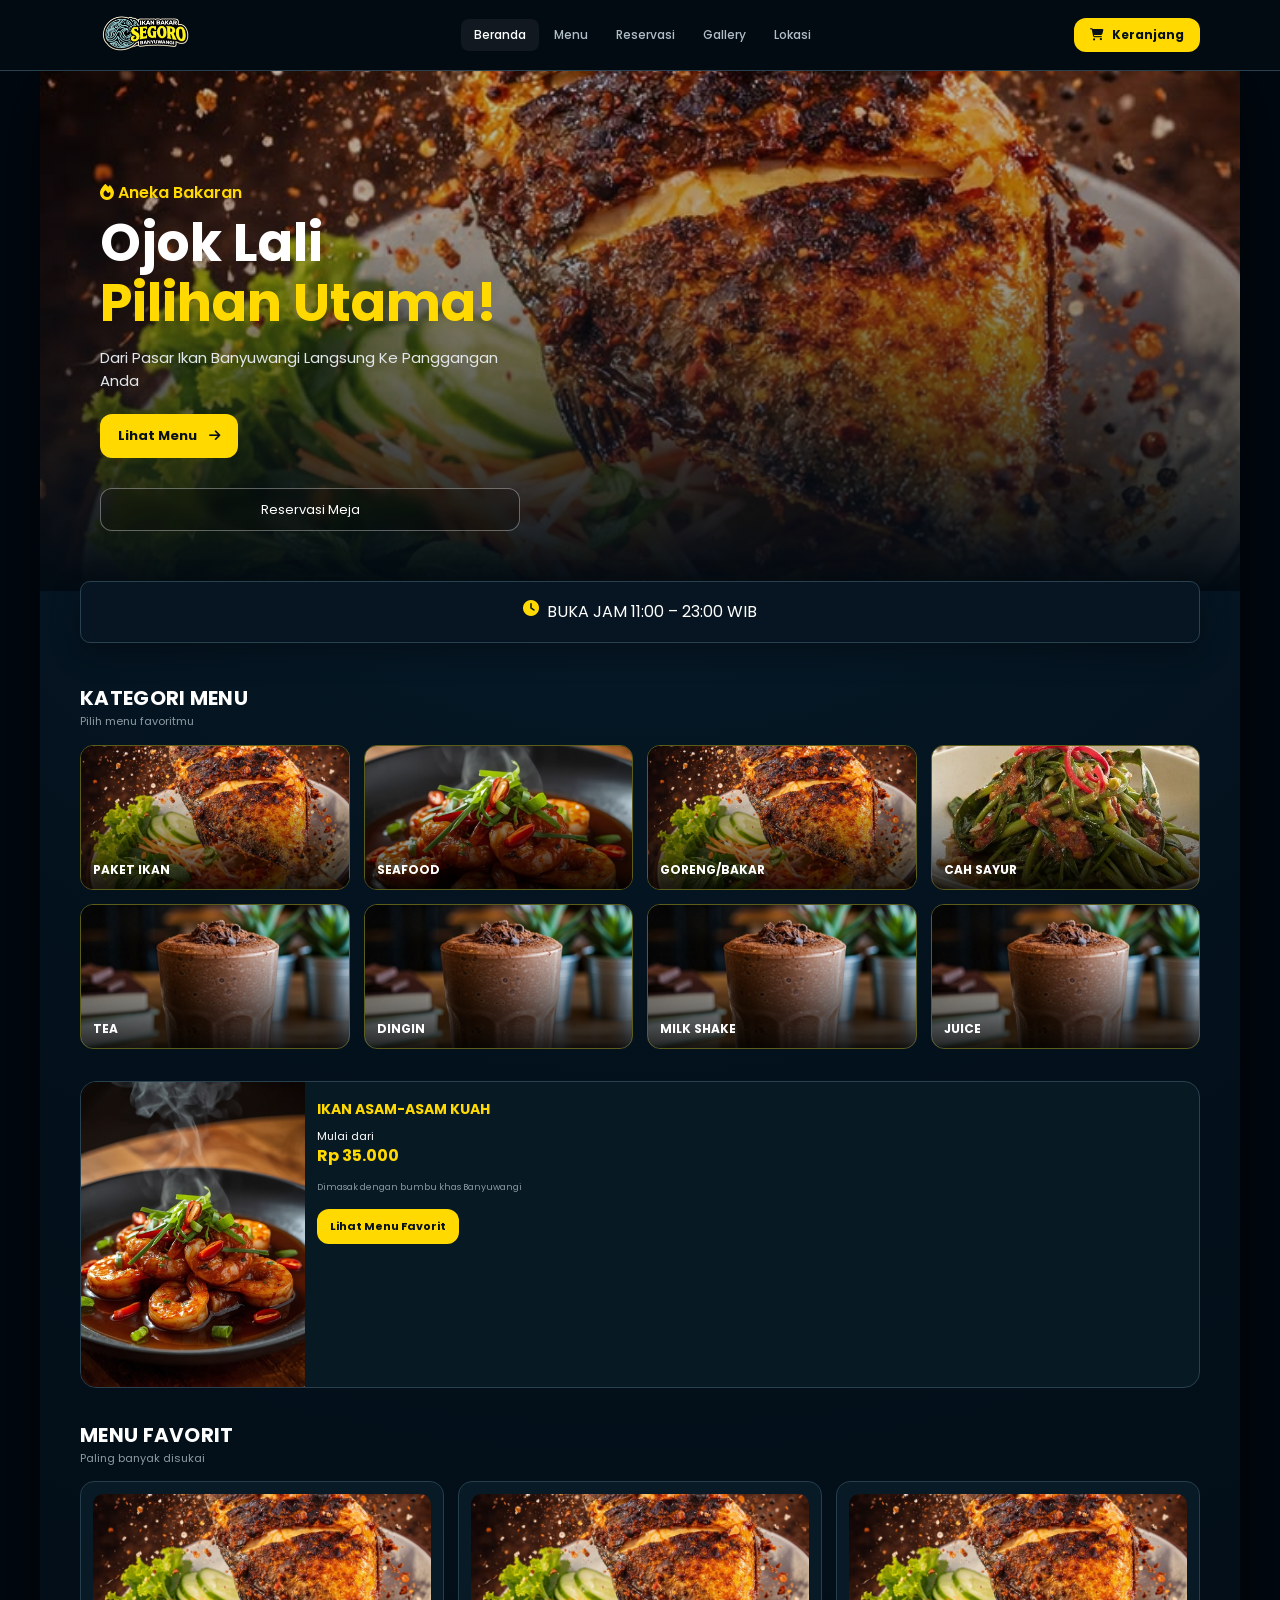
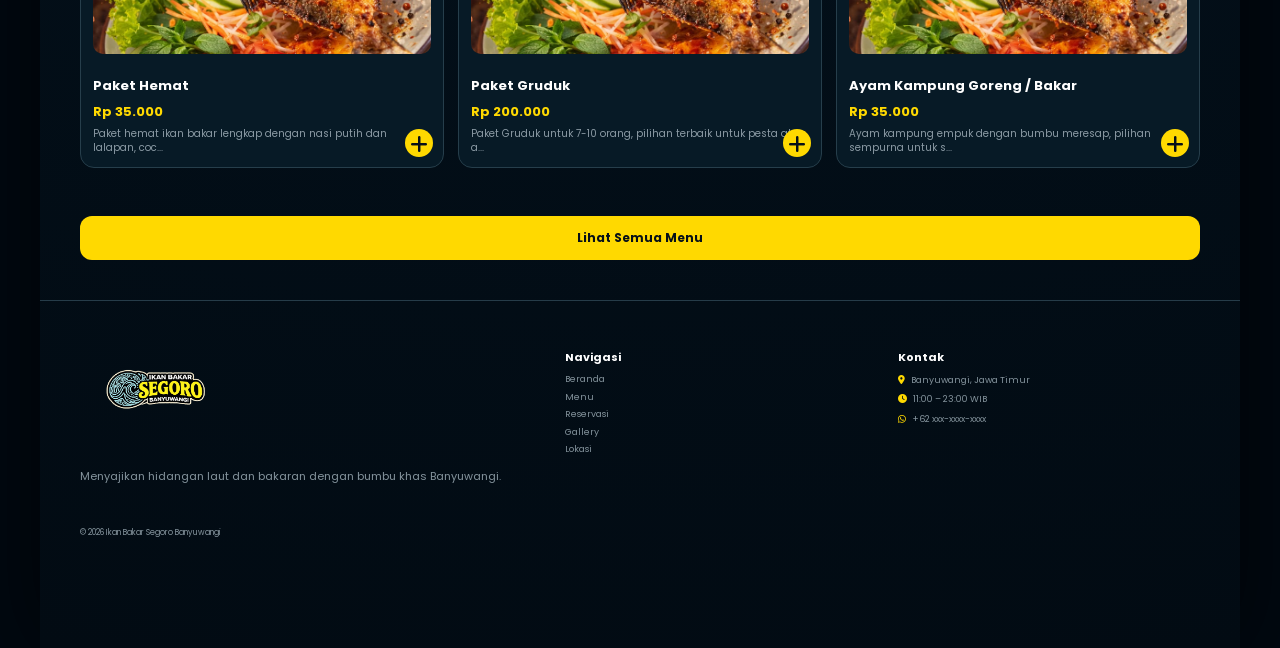
<file: index.html>
<!DOCTYPE html>
<html lang="id">
<head>
  <meta charset="UTF-8">
  <meta name="viewport" content="width=device-width, initial-scale=1.0">
  <title>Ikan Bakar Segoro Banyuwangi</title>
  <link rel="preconnect" href="https://fonts.googleapis.com">
  <link rel="preconnect" href="https://fonts.gstatic.com" crossorigin>
  <link href="https://fonts.googleapis.com/css2?family=Poppins:wght@400;500;600;700&display=swap" rel="stylesheet">
  <link rel="stylesheet" href="https://cdnjs.cloudflare.com/ajax/libs/font-awesome/6.6.0/css/all.min.css">
  <link rel="stylesheet" href="css/beramda.css">
  <link rel="stylesheet" href="css/global.css">
</head>
<body>

  <!-- ═══ NAV OVERLAY & DRAWER (shared semua halaman) ═══ -->
  <div id="nav-overlay" aria-hidden="true"></div>
  <nav id="nav-drawer" aria-label="Navigasi utama">
    <div class="nav-drawer-header">
      <img src="assets/logosegro.png" alt="Segoro Banyuwangi" class="nav-drawer-logo">
      <button id="nav-close" class="nav-drawer-close" aria-label="Tutup menu">
        <i class="fa-solid fa-xmark"></i>
      </button>
    </div>
    <div class="nav-drawer-links">
      <a href="index.html" data-nav-link aria-label="Beranda">
        <i class="fa-solid fa-house"></i> Beranda
      </a>
      <a href="favorit.html" data-nav-link aria-label="Menu">
        <i class="fa-solid fa-utensils"></i> Menu
      </a>
      <a href="reservation.html" data-nav-link aria-label="Reservasi">
        <i class="fa-solid fa-calendar-days"></i> Reservasi
      </a>
      <a href="gallery.html" data-nav-link aria-label="Gallery">
        <i class="fa-solid fa-images"></i> Gallery
      </a>
      <a href="location.html" data-nav-link aria-label="Lokasi">
        <i class="fa-solid fa-map-pin"></i> Lokasi
      </a>
    </div>
    <a href="cart.html" class="nav-drawer-cart" aria-label="Keranjang">
      <i class="fa-solid fa-cart-shopping"></i>
      Keranjang
      <span class="cart-badge" style="display:none;">0</span>
    </a>
  </nav>

  <!-- ═══ DESKTOP HEADER ═══ -->
  <header class="desktop-header" style="display:none;">
    <div class="desktop-header-inner">
      <div class="desktop-logo">
        <a href="index.html"><div class="plogo"><img src="assets/logosegro.png" alt="Segoro Banyuwangi"></a></div>
      </div>
      <nav class="desktop-nav" aria-label="Navigasi desktop">
        <a href="index.html" data-nav-link>Beranda</a>
        <a href="favorit.html" data-nav-link>Menu</a>
        <a href="reservation.html" data-nav-link>Reservasi</a>
        <a href="gallery.html" data-nav-link>Gallery</a>
        <a href="location.html" data-nav-link>Lokasi</a>
      </nav>
      <div class="desktop-nav-actions">
        <a href="cart.html" class="desktop-cart-btn cart-badge-wrapper" aria-label="Keranjang">
          <i class="fa-solid fa-cart-shopping"></i>
          Keranjang
          <span class="cart-badge" style="display:none;">0</span>
        </a>
      </div>
    </div>
  </header>

  <!-- ═══ MOBILE HEADER ═══ -->
  <header class="site-header">
    <a href="index.html" class="site-header-logo" aria-label="Beranda">
      <img src="assets/logosegro.png" alt="Segoro Banyuwangi">
    </a>
    <div class="site-header-right">
      <a href="cart.html" class="header-cart-btn cart-badge-wrapper" aria-label="Keranjang">
        <i class="fa-solid fa-cart-shopping"></i>
        <span class="cart-badge" style="display:none;">0</span>
      </a>
      <button class="hamburger-btn" aria-label="Buka menu" aria-expanded="false">
        <i class="fa-solid fa-bars"></i>
      </button>
    </div>
  </header>

  <div class="mobile-container">

    <!-- ═══ HERO ═══ -->
    <section class="hero">
      <img src="assets/heroikan.jpe" alt="Ikan Bakar Segoro" class="hero-image">
      <div class="hero-overlay"></div>
      <div class="hero-content">
        <span class="hero-small">
          <i class="fa-solid fa-fire"></i> Aneka Bakaran
        </span>
        <h1>Ojok Lali<br><span>Pilihan Utama!</span></h1>
        <p>Dari Pasar Ikan Banyuwangi Langsung Ke Panggangan Anda</p>
        <a href="favorit.html" class="btn-primary">
          Lihat Menu <i class="fa-solid fa-arrow-right"></i>
        </a>
        <a href="reservation.html" class="btn-secondary">Reservasi Meja</a>
      </div>
    </section>

    <!-- ═══ JAM BUKA ═══ -->
    <section class="time">
      <div class="jambuka">
        <i class="fa-solid fa-clock" style="color:#ffd900;margin-right:8px;"></i>
        <p>BUKA JAM 11:00 – 23:00 WIB</p>
      </div>
    </section>

    <!-- ═══ KATEGORI ═══ -->
    <section class="section" id="kategori">
      <div class="section-heading">
        <div><h2>Kategori Menu</h2><p>Pilih menu favoritmu</p></div>
      </div>
      <div class="category-grid">
        <a href="favorit.html" class="category-card" data-filter="paket">
          <img src="assets/heroikan.jpe" alt="Paket Ikan Bakar">
          <div class="category-overlay"></div><h3>Paket Ikan</h3>
        </a>
        <a href="favorit.html" class="category-card" data-filter="seafood">
          <img src="assets/udang.jpe" alt="Seafood">
          <div class="category-overlay"></div><h3>Seafood</h3>
        </a>
        <a href="favorit.html" class="category-card" data-filter="goreng-bakar">
          <img src="assets/heroikan.jpe" alt="Goreng Bakar">
          <div class="category-overlay"></div><h3>Goreng/Bakar</h3>
        </a>
        <a href="favorit.html" class="category-card" data-filter="sayuran">
          <img src="assets/kangkung.jpe" alt="Cah Sayur">
          <div class="category-overlay"></div><h3>Cah Sayur</h3>
        </a>
        <a href="favorit.html" class="category-card" data-filter="minuman">
          <img src="assets/minuman.jpe" alt="Tea">
          <div class="category-overlay"></div><h3>Tea</h3>
        </a>
        <a href="favorit.html" class="category-card" data-filter="minuman">
          <img src="assets/minuman.jpe" alt="Minuman Dingin">
          <div class="category-overlay"></div><h3>Dingin</h3>
        </a>
        <a href="favorit.html" class="category-card" data-filter="minuman">
          <img src="assets/minuman.jpe" alt="Milk Shake">
          <div class="category-overlay"></div><h3>Milk Shake</h3>
        </a>
        <a href="favorit.html" class="category-card" data-filter="minuman">
          <img src="assets/minuman.jpe" alt="Juice">
          <div class="category-overlay"></div><h3>Juice</h3>
        </a>
      </div>
    </section>

    <!-- ═══ PROMO BAKARAN ═══ -->
    <section class="section">
      <div class="promo-card">
        <div class="promo-image">
          <img src="assets/udang.jpe" alt="Aneka Bakaran">
        </div>
        <div class="promo-content">
          <span>Ikan Asam-Asam Kuah</span>
          <p>Mulai dari <strong>Rp 35.000</strong></p>
          <small>Dimasak dengan bumbu khas Banyuwangi</small>
          <a href="favorit.html" class="btn-primary small">Lihat Menu Favorit</a>
        </div>
      </div>
    </section>

    <!-- ═══ MENU FAVORIT ═══ -->
    <section class="section">
      <div class="section-heading">
        <div><h2>Menu Favorit</h2><p>Paling banyak disukai</p></div>
      </div>
      <div class="favorite-list" id="home-favorite-list"></div>
      <a href="favorit.html" class="btn-full">Lihat Semua Menu</a>
    </section>

    <!-- ═══ KEUNGGULAN ═══ -->
    <!-- <section class="section">
      <div class="section-heading">
        <div><h2>Kenapa Segoro?</h2><p>Keunggulan kami</p></div>
      </div>
      <div style="display:grid;grid-template-columns:1fr 1fr;gap:10px;">
        <div class="promo-card" style="flex-direction:column;align-items:center;padding:18px;text-align:center;min-height:auto;">
          <i class="fa-solid fa-fish" style="font-size:26px;color:#ffd900;margin-bottom:10px;"></i>
          <strong style="font-size:12px;">Ikan Segar</strong>
          <p style="font-size:9px;color:#8c9aa3;margin-top:4px;">Langsung dari nelayan lokal</p>
        </div>
        <div class="promo-card" style="flex-direction:column;align-items:center;padding:18px;text-align:center;min-height:auto;">
          <i class="fa-solid fa-fire-flame-curved" style="font-size:26px;color:#ffd900;margin-bottom:10px;"></i>
          <strong style="font-size:12px;">Bumbu Khas</strong>
          <p style="font-size:9px;color:#8c9aa3;margin-top:4px;">Resep rahasia Banyuwangi</p>
        </div>
        <div class="promo-card" style="flex-direction:column;align-items:center;padding:18px;text-align:center;min-height:auto;">
          <i class="fa-solid fa-users" style="font-size:26px;color:#ffd900;margin-bottom:10px;"></i>
          <strong style="font-size:12px;">Keluarga</strong>
          <p style="font-size:9px;color:#8c9aa3;margin-top:4px;">Tempat nyaman bersama keluarga</p>
        </div>
        <div class="promo-card" style="flex-direction:column;align-items:center;padding:18px;text-align:center;min-height:auto;">
          <i class="fa-solid fa-clock" style="font-size:26px;color:#ffd900;margin-bottom:10px;"></i>
          <strong style="font-size:12px;">Buka Malam</strong>
          <p style="font-size:9px;color:#8c9aa3;margin-top:4px;">Sampai pukul 23:00 WIB</p>
        </div>
      </div>
    </section> -->

    <!-- ═══ FOOTER ═══ -->
    <footer class="footer">
      <div>
        <img src="assets/logosegro.png" alt="Segoro Banyuwangi">
        <p>Menyajikan hidangan laut dan bakaran dengan bumbu khas Banyuwangi.</p>
      </div>
      <div>
        <strong style="font-size:11px;display:block;margin-bottom:8px;">Navigasi</strong>
        <a href="index.html" style="display:block;font-size:9px;color:#84939c;margin-bottom:4px;">Beranda</a>
        <a href="favorit.html" style="display:block;font-size:9px;color:#84939c;margin-bottom:4px;">Menu</a>
        <a href="reservation.html" style="display:block;font-size:9px;color:#84939c;margin-bottom:4px;">Reservasi</a>
        <a href="gallery.html" style="display:block;font-size:9px;color:#84939c;margin-bottom:4px;">Gallery</a>
        <a href="location.html" style="display:block;font-size:9px;color:#84939c;">Lokasi</a>
      </div>
      <div>
        <strong style="font-size:11px;display:block;margin-bottom:8px;">Kontak</strong>
        <p style="font-size:9px;color:#84939c;margin-bottom:4px;"><i class="fa-solid fa-location-dot" style="margin-right:6px;color:#ffd900;"></i>Banyuwangi, Jawa Timur</p>
        <p style="font-size:9px;color:#84939c;margin-bottom:4px;"><i class="fa-solid fa-clock" style="margin-right:6px;color:#ffd900;"></i>11:00 – 23:00 WIB</p>
        <p style="font-size:9px;color:#84939c;"><i class="fa-brands fa-whatsapp" style="margin-right:6px;color:#ffd900;"></i>+62 xxx-xxxx-xxxx</p>
      </div>
      <p class="copyright" style="grid-column:1/-1;font-size:8px;color:#84939c;margin-top:8px;">© 2026 Ikan Bakar Segoro Banyuwangi</p>
    </footer>

  </div><!-- /.mobile-container -->

  <script src="js/data.js"></script>
  <script src="js/cart.js"></script>
  <script src="js/app.js"></script>
  <script>
    document.addEventListener("DOMContentLoaded", () => {
      // Render featured menu cards
      const list = document.getElementById("home-favorite-list");
      if (!list) return;
      const featured = PRODUCTS.filter(p => p.badge).slice(0, 3);
      list.innerHTML = featured.map(p => `
        <article class="food-card">
          <img src="${p.image}" alt="${p.name}" loading="lazy">
          <div class="food-info">
            <h3>${p.name}</h3>
            <strong>${formatPrice(p.price)}</strong>
            <p>${p.description.substring(0, 65)}...</p>
          </div>
          <button class="add-button" data-id="${p.id}" aria-label="Tambah ${p.name}">
            <i class="fa-solid fa-plus"></i>
          </button>
        </article>
      `).join("");

      list.querySelectorAll(".add-button").forEach(btn => {
        btn.addEventListener("click", () => {
          const product = getProductById(parseInt(btn.dataset.id));
          if (!product) return;
          addToCart({
            productId: product.id, name: product.name, image: product.image,
            variant: product.variants.length ? product.variants[0].label : "",
            bumbu: product.bumbu.length ? product.bumbu[0] : "",
            additions: [], note: "", quantity: 1, unitPrice: product.price
          });
          showToast(`${product.name} ditambahkan ke keranjang`);
        });
      });
    });
  </script>
</body>
</html>
</file>
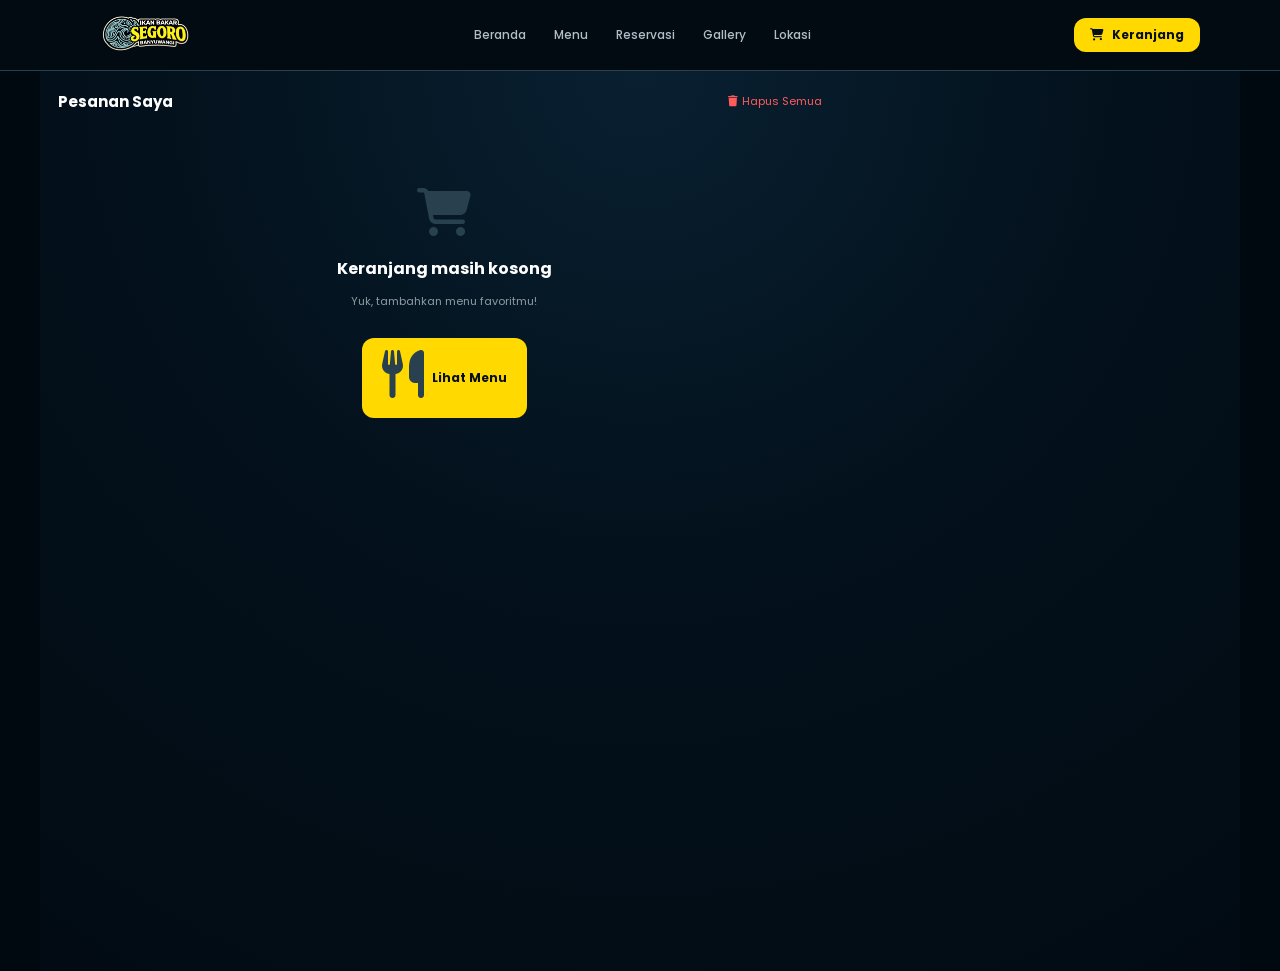
<file: cart.html>
<!DOCTYPE html>
<html lang="id">
<head>
  <meta charset="UTF-8">
  <meta name="viewport" content="width=device-width, initial-scale=1.0">
  <title>Keranjang — Segoro Banyuwangi</title>
  <link rel="preconnect" href="https://fonts.googleapis.com">
  <link rel="preconnect" href="https://fonts.gstatic.com" crossorigin>
  <link href="https://fonts.googleapis.com/css2?family=Poppins:wght@400;500;600;700&display=swap" rel="stylesheet">
  <link rel="stylesheet" href="https://cdnjs.cloudflare.com/ajax/libs/font-awesome/6.6.0/css/all.min.css">
  <link rel="stylesheet" href="css/menu.css">
  <link rel="stylesheet" href="css/global.css">
</head>
<body>

  <!-- ═══ NAV OVERLAY & DRAWER ═══ -->
  <div id="nav-overlay" aria-hidden="true"></div>
  <nav id="nav-drawer" aria-label="Navigasi utama">
    <div class="nav-drawer-header">
      <img src="assets/logosegro.png" alt="Segoro Banyuwangi" class="nav-drawer-logo">
      <button id="nav-close" class="nav-drawer-close" aria-label="Tutup menu">
        <i class="fa-solid fa-xmark"></i>
      </button>
    </div>
    <div class="nav-drawer-links">
      <a href="index.html" data-nav-link><i class="fa-solid fa-house"></i> Beranda</a>
      <a href="favorit.html" data-nav-link><i class="fa-solid fa-utensils"></i> Menu</a>
      <a href="reservation.html" data-nav-link><i class="fa-solid fa-calendar-days"></i> Reservasi</a>
      <a href="gallery.html" data-nav-link><i class="fa-solid fa-images"></i> Gallery</a>
      <a href="location.html" data-nav-link><i class="fa-solid fa-map-pin"></i> Lokasi</a>
    </div>
    <a href="cart.html" class="nav-drawer-cart" aria-label="Keranjang">
      <i class="fa-solid fa-cart-shopping"></i> Keranjang
      <span class="cart-badge" style="display:none;">0</span>
    </a>
  </nav>

  <!-- ═══ DESKTOP HEADER ═══ -->
  <header class="desktop-header" style="display:none;">
    <div class="desktop-header-inner">
      <div class="desktop-logo">
        <a href="index.html"><img src="assets/logosegro.png" alt="Segoro Banyuwangi"></a>
      </div>
      <nav class="desktop-nav" aria-label="Navigasi desktop">
        <a href="index.html" data-nav-link>Beranda</a>
        <a href="favorit.html" data-nav-link>Menu</a>
        <a href="reservation.html" data-nav-link>Reservasi</a>
        <a href="gallery.html" data-nav-link>Gallery</a>
        <a href="location.html" data-nav-link>Lokasi</a>
      </nav>
      <div class="desktop-nav-actions">
        <a href="cart.html" class="desktop-cart-btn cart-badge-wrapper" aria-label="Keranjang">
          <i class="fa-solid fa-cart-shopping"></i> Keranjang
          <span class="cart-badge" style="display:none;">0</span>
        </a>
      </div>
    </div>
  </header>

  <!-- ═══ MOBILE HEADER ═══ -->
  <header class="site-header">
    <a href="favorit.html" class="site-header-back" aria-label="Kembali ke menu">
      <i class="fa-solid fa-arrow-left"></i>
    </a>
    <span style="font-size:14px;font-weight:600;">Keranjang</span>
    <div class="site-header-right">
      <button class="hamburger-btn" aria-label="Buka menu">
        <i class="fa-solid fa-bars"></i>
      </button>
    </div>
  </header>

  <main class="page-wrapper">

    <!-- Desktop two-column cart layout -->
    <div class="cart-layout" style="padding:18px 18px 0;">

      <!-- ═══ CART ITEMS ═══ -->
      <div>
        <div style="display:flex;justify-content:space-between;align-items:center;margin-bottom:14px;">
          <h2 style="font-size:15px;font-weight:700;">Pesanan Saya</h2>
          <button id="clear-cart-btn" style="background:none;border:none;color:#ff5b5b;font-size:11px;cursor:pointer;font-family:inherit;padding:4px 8px;">
            <i class="fa-solid fa-trash" style="margin-right:4px;"></i>Hapus Semua
          </button>
        </div>

        <div id="cart-list"></div>

        <!-- Empty state -->
        <div id="cart-empty" class="empty-state" style="display:none;">
          <i class="fa-solid fa-cart-shopping"></i>
          <h3>Keranjang masih kosong</h3>
          <p>Yuk, tambahkan menu favoritmu!</p>
          <a href="favorit.html" style="
            margin-top:16px;display:inline-flex;align-items:center;gap:8px;
            padding:12px 20px;border-radius:12px;
            background:#ffd900;color:#071018;font-weight:700;font-size:12px;
            text-decoration:none;
          ">
            <i class="fa-solid fa-utensils"></i> Lihat Menu
          </a>
        </div>
      </div>

      <!-- ═══ ORDER SUMMARY ═══ -->
      <div id="cart-summary" style="display:none;">
        <div class="order-summary-box">
          <h3 style="font-size:13px;margin-bottom:14px;font-weight:700;">Ringkasan Pesanan</h3>
          <div class="order-summary-row">
            <span>Subtotal</span>
            <span id="cart-total">Rp 0</span>
          </div>
          <div class="order-summary-row">
            <span>Biaya Layanan</span>
            <span>Gratis</span>
          </div>
          <div class="order-summary-row">
            <span><strong>Total</strong></span>
            <span><strong id="cart-grand-total">Rp 0</strong></span>
          </div>
        </div>

        <!-- CTA Buttons -->
        <a href="checkout.html" style="
          display:flex;align-items:center;justify-content:center;gap:10px;
          width:100%;padding:14px;border-radius:12px;margin-bottom:10px;
          background:#ffd900;color:#071018;font-weight:700;font-size:13px;
          text-decoration:none;transition:0.2s;
        ">
          <i class="fa-solid fa-lock"></i> Checkout di Website
        </a>

        <button id="cart-wa-btn" class="btn-whatsapp" aria-label="Pesan via WhatsApp">
          <i class="fa-brands fa-whatsapp"></i> Pesan Semua via WhatsApp
        </button>

        <a href="favorit.html" style="
          display:flex;align-items:center;justify-content:center;
          width:100%;margin-top:10px;padding:11px;
          border-radius:12px;border:1px solid #29404e;
          background:transparent;color:#c5d0d6;font-size:12px;
          text-decoration:none;
        ">
          <i class="fa-solid fa-plus" style="margin-right:8px;"></i> Tambah Menu Lagi
        </a>
      </div>

    </div><!-- /.cart-layout -->

  </main>

  <script src="js/data.js"></script>
  <script src="js/cart.js"></script>
  <script src="js/app.js"></script>
  <script>
    document.addEventListener("DOMContentLoaded", () => {
      renderCartPage();

      // Sync grand total
      const grandTotalEl = document.getElementById("cart-grand-total");
      const syncTotal = () => {
        if (grandTotalEl) grandTotalEl.textContent = formatPrice(getCartTotal());
      };
      syncTotal();
      new MutationObserver(syncTotal).observe(
        document.getElementById("cart-list"),
        { childList: true, subtree: true }
      );

      // Clear all
      document.getElementById("clear-cart-btn").addEventListener("click", () => {
        if (!getCart().length) return;
        if (confirm("Hapus semua item dari keranjang?")) {
          clearCart();
          renderCartPage();
          showToast("Keranjang dikosongkan", "error");
        }
      });

      // WhatsApp — kirim SEMUA item dari cart
      document.getElementById("cart-wa-btn").addEventListener("click", () => {
        const cart = getCart();
        if (!cart.length) {
          showToast("Keranjang kosong", "error");
          return;
        }
        openWhatsAppOrder(cart);
      });
    });
  </script>
</body>
</html>
</file>
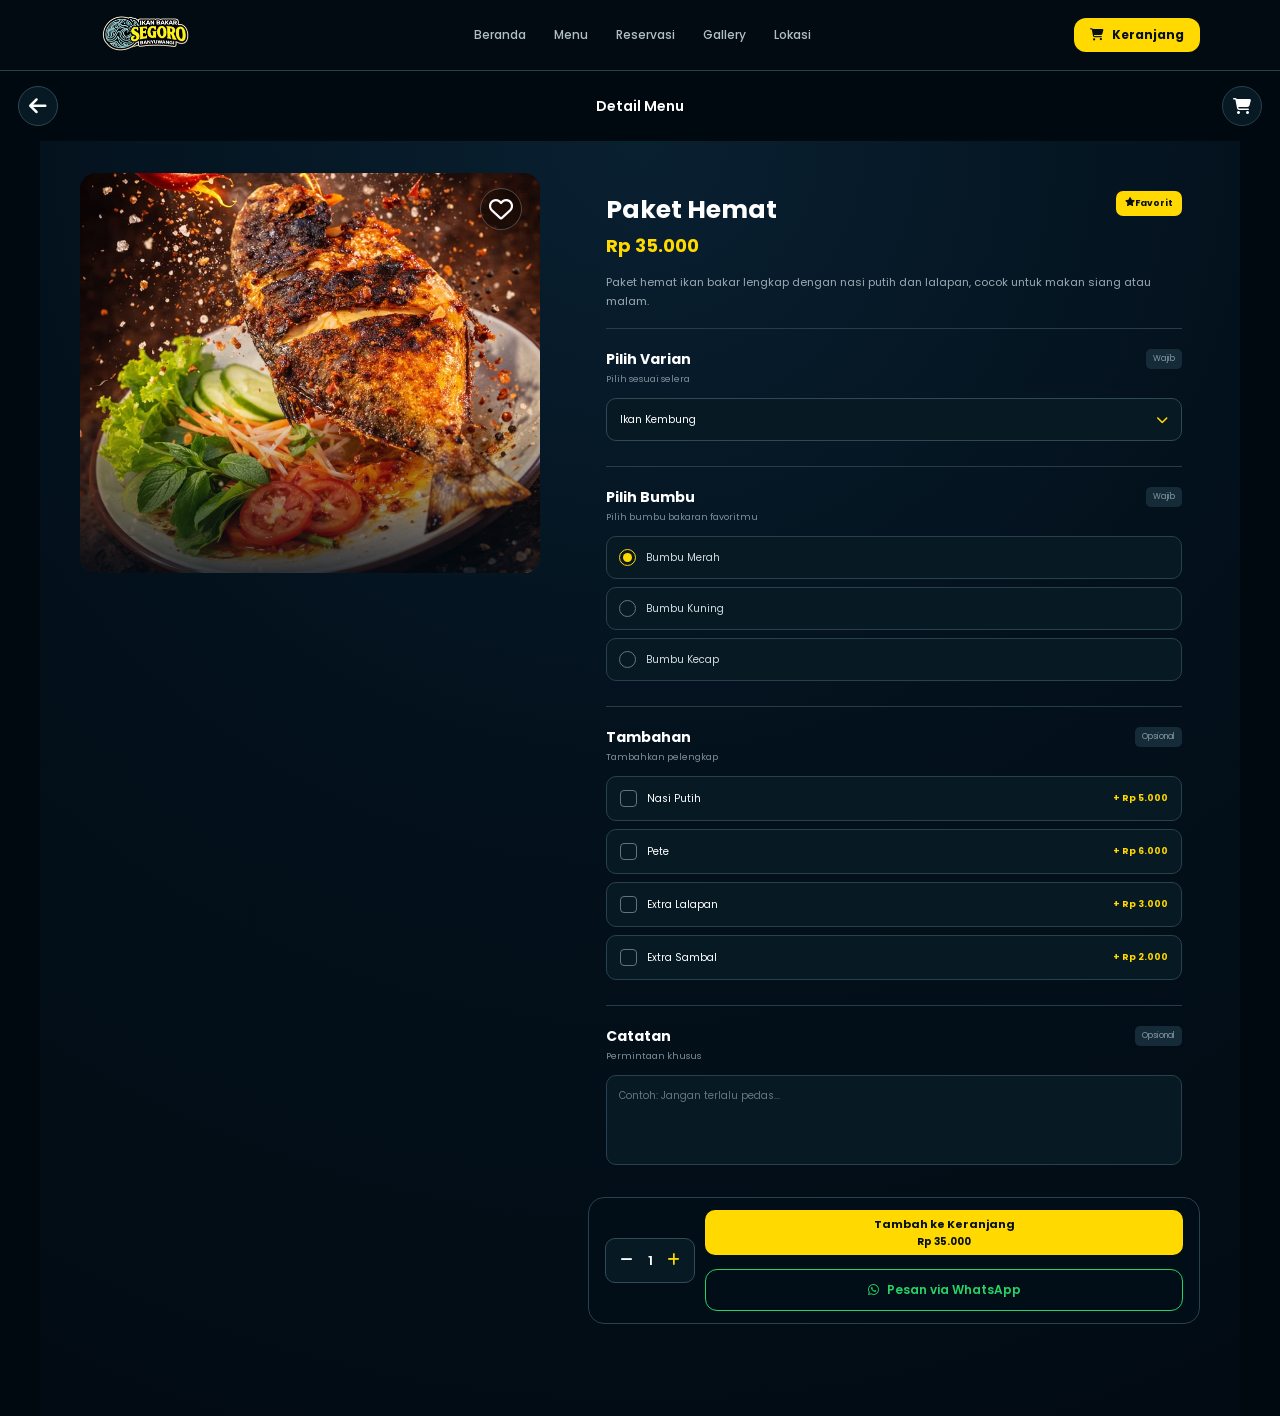
<file: detail.html>
<!DOCTYPE html>
<html lang="id">
<head>
  <meta charset="UTF-8">
  <meta name="viewport" content="width=device-width, initial-scale=1.0">
  <title>Detail Menu — Segoro Banyuwangi</title>
  <link rel="preconnect" href="https://fonts.googleapis.com">
  <link rel="preconnect" href="https://fonts.gstatic.com" crossorigin>
  <link href="https://fonts.googleapis.com/css2?family=Poppins:wght@400;500;600;700&display=swap" rel="stylesheet">
  <link rel="stylesheet" href="https://cdnjs.cloudflare.com/ajax/libs/font-awesome/6.6.0/css/all.min.css">
  <link rel="stylesheet" href="css/detail.css">
  <link rel="stylesheet" href="css/global.css">
</head>
<body>

  <!-- ═══ NAV OVERLAY & DRAWER ═══ -->
  <div id="nav-overlay" aria-hidden="true"></div>
  <nav id="nav-drawer" aria-label="Navigasi utama">
    <div class="nav-drawer-header">
      <img src="assets/logosegro.png" alt="Segoro Banyuwangi" class="nav-drawer-logo">
      <button id="nav-close" class="nav-drawer-close" aria-label="Tutup menu">
        <i class="fa-solid fa-xmark"></i>
      </button>
    </div>
    <div class="nav-drawer-links">
      <a href="index.html" data-nav-link><i class="fa-solid fa-house"></i> Beranda</a>
      <a href="favorit.html" data-nav-link><i class="fa-solid fa-utensils"></i> Menu</a>
      <a href="reservation.html" data-nav-link><i class="fa-solid fa-calendar-days"></i> Reservasi</a>
      <a href="gallery.html" data-nav-link><i class="fa-solid fa-images"></i> Gallery</a>
      <a href="location.html" data-nav-link><i class="fa-solid fa-map-pin"></i> Lokasi</a>
    </div>
    <a href="cart.html" class="nav-drawer-cart" aria-label="Keranjang">
      <i class="fa-solid fa-cart-shopping"></i>
      Keranjang
      <span class="cart-badge" style="display:none;">0</span>
    </a>
  </nav>

  <!-- ═══ DESKTOP HEADER ═══ -->
  <header class="desktop-header" style="display:none;">
    <div class="desktop-header-inner">
      <div class="desktop-logo">
        <a href="index.html"><img src="assets/logosegro.png" alt="Segoro Banyuwangi"></a>
      </div>
      <nav class="desktop-nav" aria-label="Navigasi desktop">
        <a href="index.html" data-nav-link>Beranda</a>
        <a href="favorit.html" data-nav-link>Menu</a>
        <a href="reservation.html" data-nav-link>Reservasi</a>
        <a href="gallery.html" data-nav-link>Gallery</a>
        <a href="location.html" data-nav-link>Lokasi</a>
      </nav>
      <div class="desktop-nav-actions">
        <a href="cart.html" class="desktop-cart-btn cart-badge-wrapper" aria-label="Keranjang">
          <i class="fa-solid fa-cart-shopping"></i>
          Keranjang
          <span class="cart-badge" style="display:none;">0</span>
        </a>
      </div>
    </div>
  </header>

  <!-- ═══ MOBILE HEADER ═══ -->
  <header class="detail-header">
    <a href="favorit.html" class="back-button" aria-label="Kembali ke menu">
      <i class="fa-solid fa-arrow-left"></i>
    </a>
    <span class="header-title">Detail Menu</span>
    <div style="display:flex;align-items:center;gap:8px;">
      <!-- Cart button (mengganti Share) -->
      <a href="cart.html" class="detail-cart-btn cart-badge-wrapper" aria-label="Keranjang">
        <i class="fa-solid fa-cart-shopping"></i>
        <span class="cart-badge" style="display:none;">0</span>
      </a>
      <button class="hamburger-btn" aria-label="Buka menu">
        <i class="fa-solid fa-bars"></i>
      </button>
    </div>
  </header>

  <main class="detail-page">
    <div class="detail-layout">

      <!-- ═══ LEFT: IMAGE ═══ -->
      <div class="detail-col-left">
        <section class="product-image">
          <img src="assets/heroikan.jpe" alt="Produk">
          <button class="favorite-button" aria-label="Tambah ke favorit">
            <i class="fa-regular fa-heart"></i>
          </button>
        </section>
      </div>

      <!-- ═══ RIGHT: INFO & ORDER ═══ -->
      <div class="detail-col-right">

        <!-- Product info -->
        <section class="product-info">
          <div class="product-heading">
            <div>
              <h1>Memuat...</h1>
              <span class="price">Rp 0</span>
            </div>
            <span class="favorite-label" style="display:none;">
              <i class="fa-solid fa-star"></i> Favorit
            </span>
          </div>
          <p class="description">Memuat deskripsi produk...</p>
        </section>

        <!-- Variant -->
        <section class="option-section" id="variant-section">
          <div class="option-heading">
            <div><h2>Pilih Varian</h2><span>Pilih sesuai selera</span></div>
            <small>Wajib</small>
          </div>
          <div class="select-box">
            <select aria-label="Pilih varian produk">
              <option value="">Pilih varian...</option>
            </select>
            <i class="fa-solid fa-chevron-down select-chevron" aria-hidden="true"></i>
          </div>
        </section>

        <!-- Bumbu -->
        <section class="option-section" id="bumbu-section">
          <div class="option-heading">
            <div><h2>Pilih Bumbu</h2><span>Pilih bumbu bakaran favoritmu</span></div>
            <small>Wajib</small>
          </div>
          <div class="radio-list"></div>
        </section>

        <!-- Tambahan -->
        <section class="option-section" id="additions-section">
          <div class="option-heading">
            <div><h2>Tambahan</h2><span>Tambahkan pelengkap</span></div>
            <small>Opsional</small>
          </div>
          <div class="additional-list"></div>
        </section>

        <!-- Catatan -->
        <section class="option-section">
          <div class="option-heading">
            <div><h2>Catatan</h2><span>Permintaan khusus</span></div>
            <small>Opsional</small>
          </div>
          <textarea placeholder="Contoh: Jangan terlalu pedas..." aria-label="Catatan pesanan"></textarea>
        </section>

        <!-- Order bar — tambah ke cart + WA -->
        <section class="order-section">
          <div class="quantity" role="group" aria-label="Jumlah pesanan">
            <button aria-label="Kurangi jumlah"><i class="fa-solid fa-minus"></i></button>
            <span>1</span>
            <button aria-label="Tambah jumlah"><i class="fa-solid fa-plus"></i></button>
          </div>
          <div style="display:flex;flex-direction:column;flex:1;gap:6px;">
            <button class="add-cart" aria-label="Tambah ke keranjang">
              <span>Tambah ke Keranjang</span>
              <strong>Rp 0</strong>
            </button>
            <button class="btn-whatsapp-slim" id="detail-wa-btn" aria-label="Pesan via WhatsApp">
              <i class="fa-brands fa-whatsapp"></i> Pesan via WhatsApp
            </button>
          </div>
        </section>

      </div><!-- /.detail-col-right -->
    </div><!-- /.detail-layout -->
  </main>

  <script src="js/data.js"></script>
  <script src="js/cart.js"></script>
  <script src="js/app.js"></script>
  <script src="js/detail.js"></script>
</body>
</html>
</file>
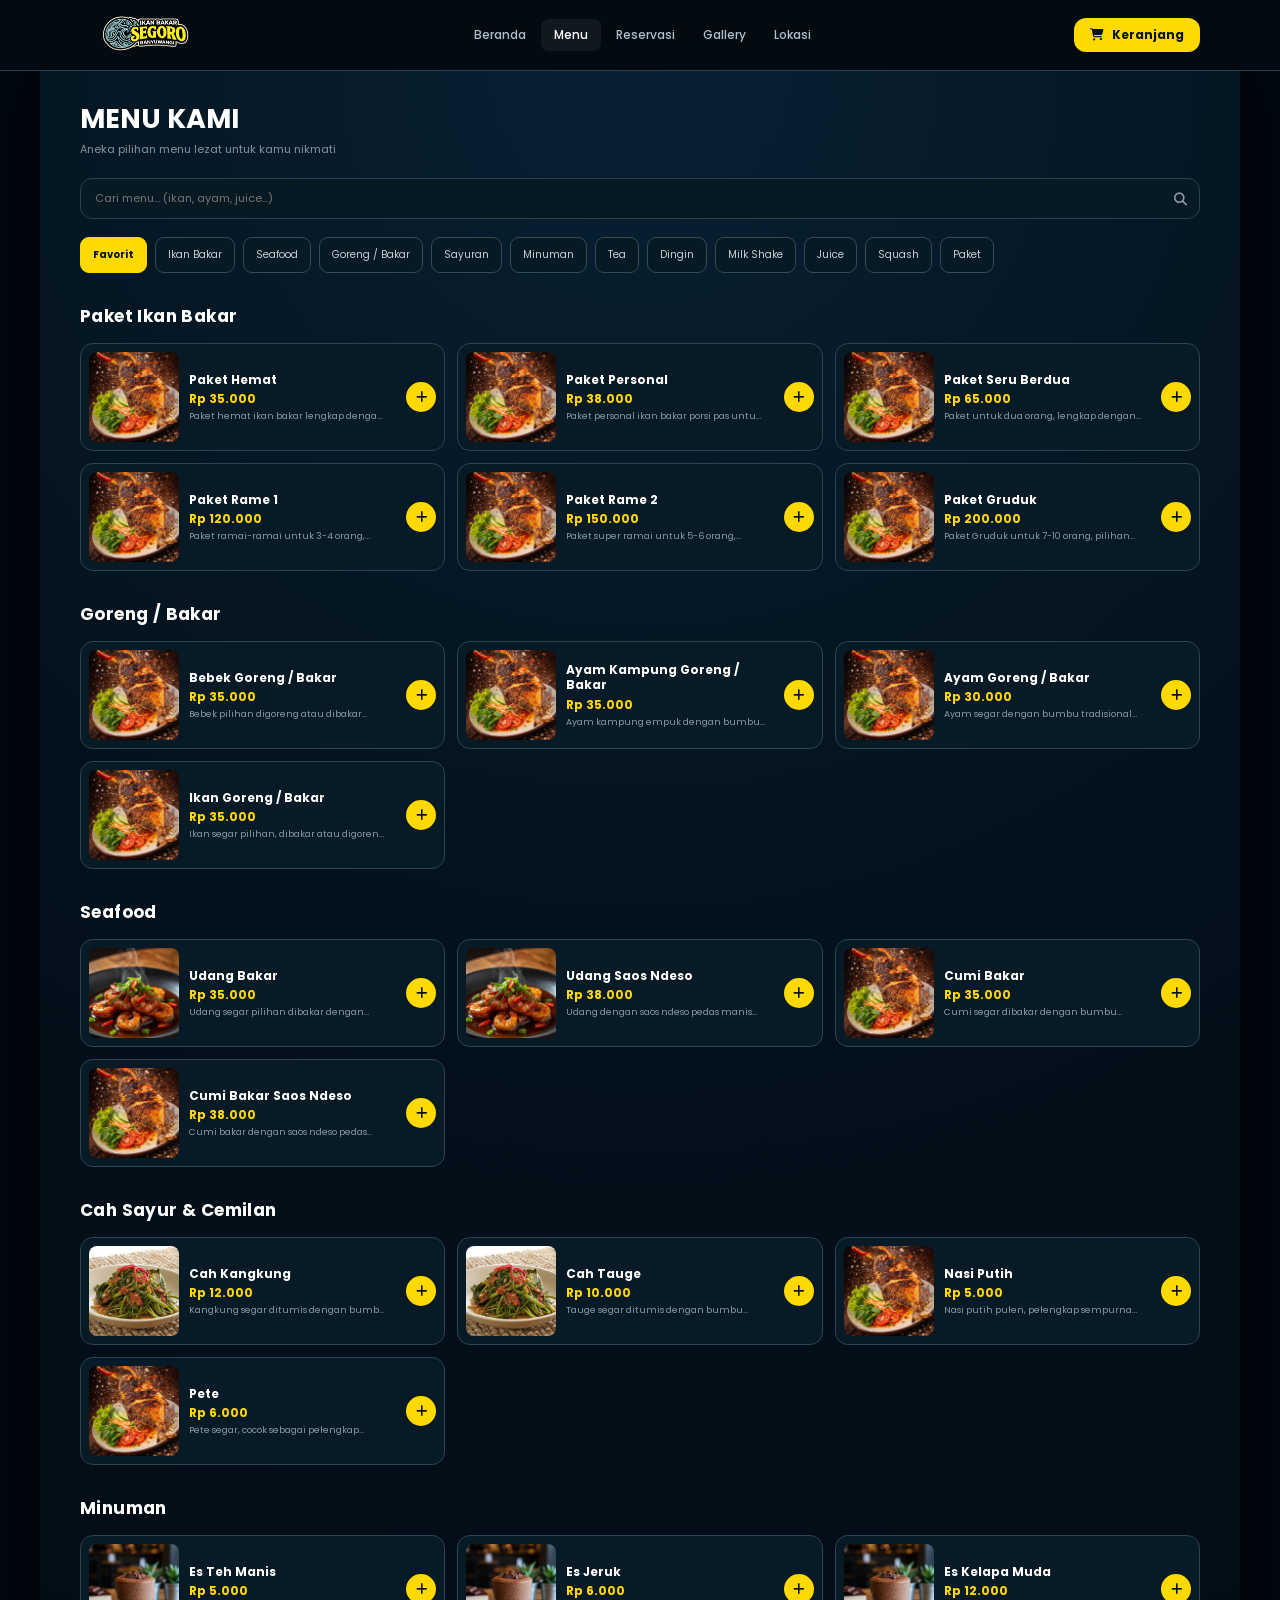
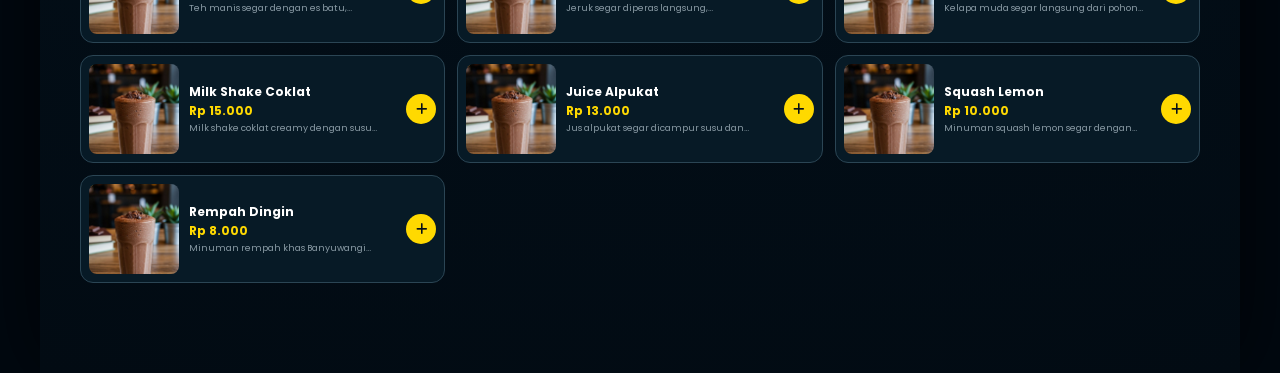
<file: favorit.html>
﻿<!DOCTYPE html>
<html lang="id">
<head>
  <meta charset="UTF-8">
  <meta name="viewport" content="width=device-width, initial-scale=1.0">
  <title>Menu — Ikan Bakar Segoro</title>
  <link rel="preconnect" href="https://fonts.googleapis.com">
  <link rel="preconnect" href="https://fonts.gstatic.com" crossorigin>
  <link href="https://fonts.googleapis.com/css2?family=Poppins:wght@400;500;600;700&display=swap" rel="stylesheet">
  <link rel="stylesheet" href="https://cdnjs.cloudflare.com/ajax/libs/font-awesome/6.6.0/css/all.min.css">
  <link rel="stylesheet" href="css/menu.css">
  <link rel="stylesheet" href="css/global.css">
</head>
<body>

  <!-- ═══ NAV OVERLAY & DRAWER ═══ -->
  <div id="nav-overlay" aria-hidden="true"></div>
  <nav id="nav-drawer" aria-label="Navigasi utama">
    <div class="nav-drawer-header">
      <img src="assets/logosegro.png" alt="Segoro Banyuwangi" class="nav-drawer-logo">
      <button id="nav-close" class="nav-drawer-close" aria-label="Tutup menu">
        <i class="fa-solid fa-xmark"></i>
      </button>
    </div>
    <div class="nav-drawer-links">
      <a href="index.html" data-nav-link aria-label="Beranda">
        <i class="fa-solid fa-house"></i> Beranda
      </a>
      <a href="favorit.html" data-nav-link aria-label="Menu">
        <i class="fa-solid fa-utensils"></i> Menu
      </a>
      <a href="reservation.html" data-nav-link aria-label="Reservasi">
        <i class="fa-solid fa-calendar-days"></i> Reservasi
      </a>
      <a href="gallery.html" data-nav-link aria-label="Gallery">
        <i class="fa-solid fa-images"></i> Gallery
      </a>
      <a href="location.html" data-nav-link aria-label="Lokasi">
        <i class="fa-solid fa-map-pin"></i> Lokasi
      </a>
    </div>
    <a href="cart.html" class="nav-drawer-cart" aria-label="Keranjang">
      <i class="fa-solid fa-cart-shopping"></i>
      Keranjang
      <span class="cart-badge" style="display:none;">0</span>
    </a>
  </nav>

  <!-- ═══ DESKTOP HEADER ═══ -->
  <header class="desktop-header" style="display:none;">
    <div class="desktop-header-inner">
      <div class="desktop-logo">
        <a href="index.html"><img src="assets/logosegro.png" alt="Segoro Banyuwangi"></a>
      </div>
      <nav class="desktop-nav" aria-label="Navigasi desktop">
        <a href="index.html" data-nav-link>Beranda</a>
        <a href="favorit.html" data-nav-link>Menu</a>
        <a href="reservation.html" data-nav-link>Reservasi</a>
        <a href="gallery.html" data-nav-link>Gallery</a>
        <a href="location.html" data-nav-link>Lokasi</a>
      </nav>
      <div class="desktop-nav-actions">
        <a href="cart.html" class="desktop-cart-btn cart-badge-wrapper" aria-label="Keranjang">
          <i class="fa-solid fa-cart-shopping"></i>
          Keranjang
          <span class="cart-badge" style="display:none;">0</span>
        </a>
      </div>
    </div>
  </header>

  <!-- ═══ MOBILE HEADER ═══ -->
  <header class="site-header">
    <a href="index.html" class="site-header-back" aria-label="Kembali">
      <i class="fa-solid fa-arrow-left"></i>
    </a>
    <a href="index.html" class="site-header-logo" aria-label="Beranda">
      <img src="assets/logosegro.png" alt="Segoro Banyuwangi">
    </a>
    <div class="site-header-right">
      <a href="cart.html" class="header-cart-btn cart-badge-wrapper" aria-label="Keranjang">
        <i class="fa-solid fa-cart-shopping"></i>
        <span class="cart-badge" style="display:none;">0</span>
      </a>
      <button class="hamburger-btn" aria-label="Buka menu">
        <i class="fa-solid fa-bars"></i>
      </button>
    </div>
  </header>

  <main class="menu-page">

    <!-- ═══ TITLE ═══ -->
    <section class="menu-title">
      <h1>MENU KAMI</h1>
      <p>Aneka pilihan menu lezat untuk kamu nikmati</p>
    </section>

    <!-- ═══ SEARCH ═══ -->
    <div class="search-box">
      <input
        type="search"
        id="menu-search"
        placeholder="Cari menu... (ikan, ayam, juice...)"
        aria-label="Cari menu"
        autocomplete="off"
      >
      <i class="fa-solid fa-magnifying-glass" aria-hidden="true"></i>
    </div>

    <!-- ═══ CATEGORY FILTER ═══ -->
    <div class="category-filter" role="group" aria-label="Filter kategori">
      <button class="category active" aria-pressed="true">Favorit</button>
      <button class="category" aria-pressed="false">Ikan Bakar</button>
      <button class="category" aria-pressed="false">Seafood</button>
      <button class="category" aria-pressed="false">Goreng / Bakar</button>
      <button class="category" aria-pressed="false">Sayuran</button>
      <button class="category" aria-pressed="false">Minuman</button>
      <button class="category" aria-pressed="false">Tea</button>
      <button class="category" aria-pressed="false">Dingin</button>
      <button class="category" aria-pressed="false">Milk Shake</button>
      <button class="category" aria-pressed="false">Juice</button>
      <button class="category" aria-pressed="false">Squash</button>
      <button class="category" aria-pressed="false">Paket</button>
    </div>

    <!-- ═══ MENU SECTIONS (JS-rendered) ═══ -->
    <div id="menu-sections"></div>

  </main>

  <script src="js/data.js"></script>
  <script src="js/cart.js"></script>
  <script src="js/app.js"></script>
  <script src="js/menu.js"></script>
</body>
</html>
</file>
<file: css/beramda.css>
/* ========================================
   RESET
======================================== */

* {
    margin: 0;
    padding: 0;
    box-sizing: border-box;
}

html {
    scroll-behavior: smooth;
}

body {
    font-family: "Poppins", sans-serif;

    background: #020b13;

    color: #ffffff;

    line-height: 1.5;
}

a {
    text-decoration: none;
    color: inherit;
}

button {
    font-family: inherit;
}


/* ========================================
   MOBILE CONTAINER
======================================== */

.mobile-container {
    width: 100%;
    max-width: 480px;

    min-height: 100vh;

    margin: auto;

    background:
        radial-gradient(
            circle at top,
            #092031 0%,
            #03111c 45%,
            #020b13 100%
        );

    /* overflow hidden dihapus agar sticky header bekerja */
    padding-bottom: 40px;
}


/* ========================================
   HEADER (original — hidden on new pages
   yang menggunakan .site-header dari global.css)
======================================== */

.header {
    display: none; /* diganti oleh .site-header di global.css */
}

.logo img {
    width: 125px;

    display: block;
}

.menu-button {
    width: 42px;
    height: 42px;

    border: none;

    border-radius: 50%;

    background: rgba(0, 0, 0, 0.45);

    color: white;

    font-size: 16px;

    cursor: pointer;

    backdrop-filter: blur(8px);
}


/* ========================================
   HERO
======================================== */

.hero {
    position: relative;

    height: 650px;

    overflow: hidden;
}

.hero-image {
    position: absolute;

    width: 100%;
    height: 100%;

    object-fit: cover;

    object-position: center;
}

.hero-overlay {
    position: absolute;

    inset: 0;

    background:
        linear-gradient(
            to bottom,
            rgba(0, 0, 0, 0.25),
            rgba(2, 11, 19, 0.35) 35%,
            #020b13 100%
        );
}

.hero-content {
    position: absolute;

    left: 20px;
    right: 20px;
    bottom: 45px;

    z-index: 2;
}

.hero-small {
    display: block;

    margin-bottom: 8px;

    color: #ffd900;

    font-size: 16px;

    font-weight: 600;
}

.hero h1 {
    font-size: 34px;

    line-height: 1.15;

    font-weight: 700;

    margin-bottom: 14px;
}

.hero h1 span {
    color: #ffd900;
}

.hero p {
    max-width: 330px;

    color: #e2e7eb;

    font-size: 13px;

    margin-bottom: 22px;
}


/* ========================================
   BUTTON
======================================== */

.btn-primary {
    display: flex;

    align-items: center;
    justify-content: center;
    gap: 12px;

    width: fit-content;

    padding: 12px 18px;

    border-radius: 12px;

    background: #ffd900;

    color: #071018;

    font-size: 13px;

    font-weight: 700;

    transition: 0.2s;
}

.btn-primary:hover {
    transform: translateY(-2px);
}

.btn-secondary {
    display: flex;

    align-items: center;
    justify-content: center;

    width: 100%;

    margin-top: 10px;

    padding: 11px;
    margin-top: 30px;

    border-radius: 12px;

    border: 1px solid rgba(255, 255, 255, 0.35);

    background: rgba(0, 0, 0, 0.25);

    color: white;

    font-size: 13px;

    backdrop-filter: blur(6px);
}

.btn-primary.small {
    margin-top: 12px;

    padding: 9px 13px;

    font-size: 11px;
}


/* ========================================
   FEATURES
======================================== */

.time {

    margin: -10px 16px 30px;

    padding: 18px 8px;

    position: relative;

    background: #061521;

    border: 1px solid #29404e;

    border-radius: 10px;

    box-shadow:
        0 10px 30px rgba(0, 0, 0, 0.3);
}

/* .feature-item {
    display: flex;

    flex-direction: column;

    align-items: center;

    gap: 7px;

    text-align: center;

    color: #cbd4d9;

    font-size: 9px;
} */

.jambuka{
    display: flex;
    justify-content: center;

}
.feature-icon {
    width: 34px;
    height: 34px;

    display: flex;

    align-items: center;
    justify-content: center;

    border-radius: 50%;

    color: #ffd900;

    font-size: 18px;
}


/* ========================================
   SECTION
======================================== */

.section {
    padding: 0 18px;

    margin-bottom: 32px;
}

.section-heading {
    margin-bottom: 15px;
}

.section-heading h2 {
    font-size: 20px;

    text-transform: uppercase;

    letter-spacing: 0.3px;
}

.section-heading p {
    color: #8c9aa3;

    font-size: 11px;
}


/* ========================================
   CATEGORY
======================================== */

.category-grid {
    display: grid;

    grid-template-columns: repeat(2, 1fr);

    gap: 10px;
}

.category-card {
    position: relative;

    height: 145px;

    overflow: hidden;

    border-radius: 13px;

    border: 1px solid #5b5d19;
}

.category-card img {
    width: 100%;
    height: 100%;

    object-fit: cover;

    transition: 0.3s;
}

.category-card:hover img {
    transform: scale(1.05);
}

.category-overlay {
    position: absolute;

    inset: 0;

    background:
        linear-gradient(
            transparent 35%,
            rgba(0, 0, 0, 0.85)
        );
}

.category-card h3 {
    position: absolute;

    left: 12px;
    bottom: 10px;

    font-size: 12px;

    text-transform: uppercase;
}


/* ========================================
   PROMO
======================================== */

.promo-card {
    display: flex;

    overflow: hidden;

    min-height: 175px;

    border-radius: 16px;

    border: 1px solid #29404e;

    background: #071923;
}

.promo-image {
    width: 20%;
    flex-shrink: 0;
}

.promo-image img {
    width: 100%;
    height: 100%;

    object-fit: cover;
}

.promo-content {
    padding: 17px 12px;
}

.promo-content span {
    display: block;

    color: #ffd900;

    font-size: 14px;

    font-weight: 700;

    text-transform: uppercase;

    margin-bottom: 8px;
}

.promo-content p {
    font-size: 11px;

    margin-bottom: 5px;
}

.promo-content strong {
    display: block;

    color: #ffd900;

    font-size: 16px;
}

.promo-content small {
    color: #8998a1;

    font-size: 9px;
}


/* ========================================
   FAVORITE FOOD
======================================== */

.favorite-list {
    display: flex;

    flex-direction: column;

    gap: 10px;
}

.food-card {
    position: relative;

    display: flex;

    align-items: center;

    gap: 12px;

    padding: 8px;

    min-height: 105px;

    border: 1px solid #263e4b;

    border-radius: 14px;

    background: #071a26;
}

.food-card > img {
    width: 88px;
    height: 88px;

    flex-shrink: 0;

    object-fit: cover;

    border-radius: 10px;
}

.food-info {
    padding-right: 30px;
}

.food-info h3 {
    font-size: 12px;

    margin-bottom: 3px;
}

.food-info strong {
    color: #ffd900;

    font-size: 12px;
}

.food-info p {
    margin-top: 4px;

    color: #8b9aa4;

    font-size: 8px;

    line-height: 1.4;
}

.add-button {
    position: absolute;

    right: 10px;
    bottom: 10px;

    width: 28px;
    height: 28px;

    border: none;

    border-radius: 50%;

    background: #ffd900;

    color: #071018;

    font-size: 20px;

    font-weight: 700;

    cursor: pointer;
}


/* ========================================
   FULL BUTTON
======================================== */

.btn-full {
    display: flex;

    align-items: center;
    justify-content: center;

    width: 100%;

    margin-top: 48px;

    padding: 13px;

    border-radius: 12px;

    background: #ffd900;

    color: #071018;

    font-size: 12px;

    font-weight: 700;
}


/* ========================================
   FOOTER
======================================== */

.footer {
    margin: 40px 18px 20px;

    padding: 25px 20px;

    text-align: center;

    border-top: 1px solid #263c49;
}

.footer img {
    width: 230px;

    margin-bottom: 12px;
}

.footer p {
    color: #84939c;

    font-size: 9px;

    line-height: 1.6;
}

.footer .copyright {
    margin-top: 15px;

    font-size: 8px;
}


/* ========================================
   BOTTOM NAVIGATION
======================================== */

.bottom-nav {
    position: fixed;

    left: 50%;
    bottom: 0;

    transform: translateX(-50%);

    width: 100%;
    max-width: 480px;

    height: 68px;

    display: grid;

    grid-template-columns: repeat(4, 1fr);

    align-items: center;

    z-index: 50;

    background: rgba(3, 15, 24, 0.95);

    border-top: 1px solid #29404e;

    backdrop-filter: blur(12px);
}

.nav-item {
    display: flex;

    flex-direction: column;

    align-items: center;

    gap: 3px;

    color: #72828c;

    font-size: 18px;
}

.nav-item small {
    font-size: 8px;
}

.nav-item.active {
    color: #ffd900;
}


/* ========================================
   DESKTOP
======================================== */

@media (min-width: 700px) {

    body {
        background: #000810;
    }

    .mobile-container {
        box-shadow:
            0 0 80px rgba(0, 0, 0, 0.6);
    }

}
</file>
<file: css/global.css>
/**
 * global.css — Extends existing CSS (beramda/menu/detail.css)
 * Jangan hapus CSS lama — file ini hanya menambah & memperbaiki
 * Segoro Banyuwangi
 */

/* ══════════════════════════════════════════
   CSS VARIABLES
══════════════════════════════════════════ */
:root {
  --color-bg:        #020b13;
  --color-bg-2:      #071923;
  --color-bg-3:      #071a26;
  --color-surface:   #061521;
  --color-border:    #29404e;
  --color-border-2:  #263e4b;
  --color-accent:    #ffd900;
  --color-text:      #ffffff;
  --color-muted:     #8c9aa3;
  --color-dark-text: #071018;
  --radius-sm:       8px;
  --radius-md:       12px;
  --radius-lg:       16px;
  --transition:      0.2s ease;
  --max-desktop:     1200px;
}

/* ══════════════════════════════════════════
   PREVENT HORIZONTAL OVERFLOW GLOBAL
══════════════════════════════════════════ */
html, body {
  overflow-x: hidden;
  max-width: 100%;
}

/* ══════════════════════════════════════════
   TOAST
══════════════════════════════════════════ */
.toast {
  position: fixed;
  bottom: 24px;
  left: 50%;
  transform: translateX(-50%) translateY(16px);
  z-index: 9999;
  display: flex;
  align-items: center;
  gap: 10px;
  padding: 11px 18px;
  border-radius: var(--radius-md);
  background: #0f2d3f;
  border: 1px solid var(--color-border);
  color: var(--color-text);
  font-size: 12px;
  font-family: "Poppins", sans-serif;
  white-space: nowrap;
  max-width: calc(100vw - 40px);
  box-shadow: 0 8px 24px rgba(0,0,0,0.45);
  opacity: 0;
  pointer-events: none;
  transition: opacity 0.3s, transform 0.3s;
}
.toast--show {
  opacity: 1;
  transform: translateX(-50%) translateY(0);
}
.toast--success i { color: var(--color-accent); }
.toast--error   i { color: #ff5b5b; }

/* ══════════════════════════════════════════
   CART BADGE
══════════════════════════════════════════ */
.cart-badge-wrapper {
  position: relative;
  display: inline-flex;
}
.cart-badge {
  position: absolute;
  top: -7px;
  right: -7px;
  min-width: 18px;
  height: 18px;
  padding: 0 4px;
  border-radius: 20px;
  background: #e53535;
  color: #fff;
  font-size: 9px;
  font-weight: 700;
  display: flex;
  align-items: center;
  justify-content: center;
  font-family: "Poppins", sans-serif;
  line-height: 1;
  pointer-events: none;
}

/* ══════════════════════════════════════════
   HAMBURGER NAV DRAWER
══════════════════════════════════════════ */

/* Overlay */
#nav-overlay {
  position: fixed;
  inset: 0;
  background: rgba(0,0,0,0.6);
  z-index: 199;
  opacity: 0;
  pointer-events: none;
  transition: opacity 0.3s;
  backdrop-filter: blur(2px);
}
#nav-overlay.open {
  opacity: 1;
  pointer-events: auto;
}

/* Drawer */
#nav-drawer {
  position: fixed;
  top: 0;
  right: 0;
  width: min(280px, 85vw);
  height: 100%;
  z-index: 200;
  background: #061521;
  border-left: 1px solid var(--color-border);
  display: flex;
  flex-direction: column;
  padding: 0;
  transform: translateX(100%);
  transition: transform 0.32s cubic-bezier(0.4,0,0.2,1);
  overflow-y: auto;
}
#nav-drawer.open {
  transform: translateX(0);
}

.nav-drawer-header {
  display: flex;
  align-items: center;
  justify-content: space-between;
  padding: 18px 20px;
  border-bottom: 1px solid var(--color-border);
}
.nav-drawer-logo {
  width: 110px;
}
.nav-drawer-close {
  width: 36px;
  height: 36px;
  border: none;
  border-radius: 50%;
  background: rgba(255,255,255,0.08);
  color: white;
  font-size: 14px;
  cursor: pointer;
  display: flex;
  align-items: center;
  justify-content: center;
  transition: background 0.2s;
}
.nav-drawer-close:hover {
  background: rgba(255,255,255,0.15);
}

.nav-drawer-links {
  padding: 12px 0;
  flex: 1;
}
.nav-drawer-links a {
  display: flex;
  align-items: center;
  gap: 14px;
  padding: 13px 22px;
  color: #c5d0d6;
  font-size: 13px;
  font-weight: 500;
  text-decoration: none;
  transition: background 0.2s, color 0.2s;
  border-radius: 0;
}
.nav-drawer-links a:hover,
.nav-drawer-links a.active {
  background: rgba(255,217,0,0.07);
  color: var(--color-accent);
}
.nav-drawer-links a i {
  width: 18px;
  font-size: 15px;
  color: var(--color-muted);
  flex-shrink: 0;
}
.nav-drawer-links a:hover i,
.nav-drawer-links a.active i {
  color: var(--color-accent);
}

/* Cart link in drawer */
.nav-drawer-cart {
  position: relative;
  display: flex;
  align-items: center;
  gap: 14px;
  margin: 12px 16px;
  padding: 12px 18px;
  background: rgba(255,217,0,0.08);
  border: 1px solid rgba(255,217,0,0.2);
  border-radius: var(--radius-md);
  color: var(--color-accent);
  font-size: 13px;
  font-weight: 700;
  text-decoration: none;
  transition: background 0.2s;
}
.nav-drawer-cart:hover {
  background: rgba(255,217,0,0.15);
}
.nav-drawer-cart i {
  font-size: 16px;
}
.nav-drawer-cart .cart-badge {
  position: static;
  margin-left: auto;
  background: #e53535;
}

/* ══════════════════════════════════════════
   SITE HEADER (shared mobile header)
   Replaces per-page headers for consistency
══════════════════════════════════════════ */
.site-header {
  position: sticky;
  top: 0;
  z-index: 100;
  width: 100%;
  height: 62px;
  display: flex;
  align-items: center;
  justify-content: space-between;
  padding: 0 16px;
  background: rgba(3,11,19,0.96);
  border-bottom: 1px solid var(--color-border);
  backdrop-filter: blur(10px);
}
.site-header-logo img {
  width: 110px;
  display: block;
  height: auto;
  padding-top: 10px
}
.site-header-right {
  display: flex;
  align-items: center;
  gap: 8px;
}
.site-header-back {
  width: 38px;
  height: 38px;
  display: flex;
  align-items: center;
  justify-content: center;
  border-radius: 50%;
  background: var(--color-bg-2);
  border: 1px solid var(--color-border);
  color: white;
  font-size: 14px;
  text-decoration: none;
  transition: border-color 0.2s;
}
.site-header-back:hover {
  border-color: var(--color-accent);
}
.hamburger-btn {
  width: 38px;
  height: 38px;
  border: none;
  border-radius: 50%;
  background: rgba(0,0,0,0.4);
  color: white;
  font-size: 15px;
  cursor: pointer;
  display: flex;
  align-items: center;
  justify-content: center;
  backdrop-filter: blur(8px);
  transition: background 0.2s;
}
.hamburger-btn:hover {
  background: rgba(0,0,0,0.6);
}
.header-cart-btn {
  position: relative;
  width: 38px;
  height: 38px;
  display: flex;
  align-items: center;
  justify-content: center;
  border-radius: 50%;
  background: rgba(0,0,0,0.4);
  color: white;
  font-size: 15px;
  text-decoration: none;
  backdrop-filter: blur(8px);
  transition: background 0.2s;
}
.header-cart-btn:hover {
  background: rgba(255,217,0,0.15);
}

/* ══════════════════════════════════════════
   HIDE OLD BOTTOM NAV ON ALL BREAKPOINTS
   (mobile sekarang pakai hamburger)
══════════════════════════════════════════ */
.bottom-nav {
  display: none !important;
}

/* ══════════════════════════════════════════
   REMOVE max-width 480px CONSTRAINT
   saat layar lebih besar dari mobile
══════════════════════════════════════════ */
.mobile-container,
.menu-page,
.detail-page {
  max-width: 100%;
  overflow-x: hidden;
}

/* ══════════════════════════════════════════
   CATEGORY FILTER — horizontal scroll fix
══════════════════════════════════════════ */
.category-filter {
  display: flex !important;
  flex-direction: row !important;
  flex-wrap: nowrap !important;
  overflow-x: auto !important;
  overflow-y: visible !important;
  gap: 8px !important;
  padding: 4px 0 10px !important;
  margin-bottom: 20px !important;
  -webkit-overflow-scrolling: touch;
  scrollbar-width: none !important;
  /* Prevent page from scrolling horizontally */
  max-width: 100%;
}
.category-filter::-webkit-scrollbar {
  display: none !important;
}
.category-filter .category {
  flex: 0 0 auto !important;
  white-space: nowrap;
}

/* ══════════════════════════════════════════
   MENU CARD — compact horizontal layout
══════════════════════════════════════════ */
.menu-card {
  min-height: auto !important;
  padding: 8px !important;
  align-items: center;
}
.menu-card img {
  width: 80px !important;
  height: 80px !important;
  border-radius: 8px !important;
  flex-shrink: 0;
  object-fit: cover;
}
/* Link wrapper inside card */
.menu-card-link {
  display: flex;
  align-items: center;
  gap: 10px;
  flex: 1;
  min-width: 0;
  text-decoration: none;
  color: inherit;
}
.menu-info {
  padding: 0 8px 0 0 !important;
  flex: 1;
  min-width: 0;
}
.menu-info h3 {
  font-size: 12px !important;
  line-height: 1.3;
  margin-bottom: 3px !important;
  overflow: hidden;
  display: -webkit-box;
  -webkit-line-clamp: 2;
  -webkit-box-orient: vertical;
}
.menu-info strong {
  font-size: 12px !important;
  margin-bottom: 2px !important;
}
.menu-info p {
  font-size: 9px !important;
  color: #8a9ba5;
  overflow: hidden;
  display: -webkit-box;
  -webkit-line-clamp: 1;
  -webkit-box-orient: vertical;
  margin: 0 !important;
}
.add-menu {
  position: static !important;
  flex-shrink: 0;
  width: 30px !important;
  height: 30px !important;
  border-radius: 50% !important;
  display: flex;
  align-items: center;
  justify-content: center;
  margin-left: auto;
}

/* ══════════════════════════════════════════
   DETAIL PAGE — cart button replaces share
══════════════════════════════════════════ */
.detail-cart-btn {
  position: relative;
  width: 40px;
  height: 40px;
  display: flex;
  align-items: center;
  justify-content: center;
  border-radius: 50%;
  background: var(--color-bg-2);
  border: 1px solid var(--color-border);
  color: white;
  font-size: 16px;
  text-decoration: none;
  transition: border-color 0.2s;
}
.detail-cart-btn:hover {
  border-color: var(--color-accent);
  color: var(--color-accent);
}

/* ══════════════════════════════════════════
   WHATSAPP BUTTON
══════════════════════════════════════════ */
.btn-whatsapp {
  display: flex;
  align-items: center;
  justify-content: center;
  gap: 8px;
  width: 100%;
  padding: 13px;
  border-radius: var(--radius-md);
  background: #25d366;
  color: #fff;
  font-size: 13px;
  font-weight: 700;
  border: none;
  cursor: pointer;
  font-family: "Poppins", sans-serif;
  text-decoration: none;
  transition: background 0.2s, transform 0.2s;
}
.btn-whatsapp:hover {
  background: #1ebe5a;
  transform: translateY(-1px);
}
.btn-whatsapp i {
  font-size: 16px;
}

/* Slim WA variant for detail page */
.btn-whatsapp-slim {
  display: flex;
  align-items: center;
  justify-content: center;
  gap: 8px;
  width: 100%;
  padding: 11px;
  border-radius: var(--radius-md);
  background: transparent;
  border: 1px solid #25d366;
  color: #25d366;
  font-size: 12px;
  font-weight: 600;
  cursor: pointer;
  font-family: "Poppins", sans-serif;
  margin-top: 8px;
  transition: background 0.2s;
}
.btn-whatsapp-slim:hover {
  background: rgba(37,211,102,0.08);
}

/* ══════════════════════════════════════════
   PAGE WRAPPER (non-index pages)
══════════════════════════════════════════ */
.page-wrapper {
  width: 100%;
  max-width: 100%;
  min-height: 100vh;
  background: radial-gradient(circle at top, #092031 0%, #03111c 45%, #020b13 100%);
  padding-bottom: 40px;
}

/* ══════════════════════════════════════════
   FORM STYLES
══════════════════════════════════════════ */
.form-group {
  margin-bottom: 16px;
}
.form-group label {
  display: block;
  font-size: 11px;
  font-weight: 600;
  margin-bottom: 6px;
  color: #c5d0d6;
}
.form-group input,
.form-group select,
.form-group textarea {
  width: 100%;
  padding: 12px 14px;
  border: 1px solid var(--color-border);
  border-radius: var(--radius-sm);
  background: var(--color-bg-2);
  color: var(--color-text);
  font-size: 11px;
  font-family: "Poppins", sans-serif;
  outline: none;
  transition: border-color var(--transition);
}
.form-group input:focus,
.form-group select:focus,
.form-group textarea:focus {
  border-color: var(--color-accent);
}
.form-group input::placeholder,
.form-group textarea::placeholder {
  color: #647680;
}

/* ══════════════════════════════════════════
   EMPTY STATE
══════════════════════════════════════════ */
.empty-state {
  display: flex;
  flex-direction: column;
  align-items: center;
  justify-content: center;
  padding: 60px 24px;
  text-align: center;
  gap: 12px;
  color: var(--color-muted);
}
.empty-state i {
  font-size: 48px;
  color: var(--color-border);
  margin-bottom: 8px;
}
.empty-state h3 {
  font-size: 16px;
  color: var(--color-text);
}
.empty-state p { font-size: 11px; }

/* ══════════════════════════════════════════
   MENU EMPTY STATE
══════════════════════════════════════════ */
.menu-empty {
  text-align: center;
  padding: 60px 24px;
  color: var(--color-muted);
}
.menu-empty i {
  font-size: 40px;
  margin-bottom: 12px;
  display: block;
  color: var(--color-border);
}
.menu-empty p { font-size: 14px; color: var(--color-text); margin-bottom: 4px; }
.menu-empty small { font-size: 11px; }

/* ══════════════════════════════════════════
   SEARCH BOX
══════════════════════════════════════════ */
.search-box {
  position: relative;
  margin-bottom: 14px;
}
.search-box input {
  width: 100%;
  padding: 11px 40px 11px 14px;
  border: 1px solid var(--color-border);
  border-radius: var(--radius-md);
  background: var(--color-bg-2);
  color: var(--color-text);
  font-size: 11px;
  font-family: "Poppins", sans-serif;
  outline: none;
  transition: border-color var(--transition);
  -webkit-appearance: none;
}
.search-box input:focus { border-color: var(--color-accent); }
.search-box i {
  position: absolute;
  right: 13px;
  top: 50%;
  transform: translateY(-50%);
  color: var(--color-muted);
  font-size: 13px;
  pointer-events: none;
}

/* ══════════════════════════════════════════
   CART ITEMS (cart.html)
══════════════════════════════════════════ */
.cart-item {
  display: flex;
  align-items: flex-start;
  gap: 10px;
  padding: 12px;
  background: var(--color-bg-3);
  border: 1px solid var(--color-border-2);
  border-radius: 14px;
  margin-bottom: 10px;
}
.cart-item img {
  width: 72px;
  height: 72px;
  object-fit: cover;
  border-radius: 9px;
  flex-shrink: 0;
}
.cart-item-info {
  flex: 1;
  min-width: 0;
}
.cart-item-info h3 {
  font-size: 12px;
  margin-bottom: 3px;
  line-height: 1.3;
}
.cart-item-variant,
.cart-item-addition {
  display: block;
  font-size: 9px;
  color: var(--color-muted);
  margin-bottom: 2px;
}
.cart-item-price {
  display: block;
  color: var(--color-accent);
  font-size: 11px;
  margin-top: 4px;
  font-weight: 600;
}
.cart-item-actions {
  display: flex;
  flex-direction: column;
  align-items: flex-end;
  gap: 8px;
  flex-shrink: 0;
}
.cart-item-delete {
  width: 28px;
  height: 28px;
  border: none;
  border-radius: 50%;
  background: rgba(255,59,59,0.12);
  color: #ff5b5b;
  font-size: 11px;
  cursor: pointer;
  display: flex;
  align-items: center;
  justify-content: center;
  transition: background 0.2s;
}
.cart-item-delete:hover { background: rgba(255,59,59,0.25); }
.cart-item-subtotal {
  font-size: 11px;
  font-weight: 700;
  color: var(--color-accent);
  text-align: right;
  margin-top: auto;
  align-self: flex-end;
}

/* ══════════════════════════════════════════
   ORDER SUMMARY BOX
══════════════════════════════════════════ */
.order-summary-box {
  padding: 16px;
  background: var(--color-bg-2);
  border: 1px solid var(--color-border);
  border-radius: var(--radius-lg);
  margin-bottom: 14px;
}
.order-summary-row {
  display: flex;
  justify-content: space-between;
  align-items: center;
  font-size: 11px;
  color: #c0ccd2;
  margin-bottom: 8px;
}
.order-summary-row:last-child {
  margin-bottom: 0;
  padding-top: 10px;
  border-top: 1px solid var(--color-border);
  font-size: 13px;
  font-weight: 700;
  color: var(--color-text);
}
.order-summary-row span:last-child { color: var(--color-accent); }

/* ══════════════════════════════════════════
   CONFIRMATION CARD
══════════════════════════════════════════ */
.confirm-card {
  margin: 20px 18px;
  padding: 24px 20px;
  background: var(--color-bg-2);
  border: 1px solid var(--color-border);
  border-radius: var(--radius-lg);
  text-align: center;
}
.confirm-icon {
  width: 64px; height: 64px;
  background: rgba(255,217,0,0.1);
  border-radius: 50%;
  display: flex;
  align-items: center; justify-content: center;
  margin: 0 auto 16px;
  font-size: 28px;
  color: var(--color-accent);
}
.confirm-number {
  font-size: 20px; font-weight: 700;
  color: var(--color-accent);
  margin-bottom: 4px; letter-spacing: 1px;
}
.confirm-subtitle {
  font-size: 11px; color: var(--color-muted); margin-bottom: 20px;
}
.confirm-detail-row {
  display: flex; justify-content: space-between;
  font-size: 10px; padding: 5px 0; color: #c0ccd2;
  border-bottom: 1px solid var(--color-border);
}
.confirm-detail-row:last-child { border-bottom: none; }
.confirm-detail-row strong { color: var(--color-text); }
.confirm-item {
  display: flex; justify-content: space-between;
  font-size: 10px; padding: 4px 0; color: #c0ccd2;
  border-bottom: 1px solid var(--color-border);
}
.confirm-item:last-child { border-bottom: none; }
.checkout-item {
  display: flex; align-items: center;
  justify-content: space-between;
  font-size: 10px; padding: 6px 0;
  border-bottom: 1px solid var(--color-border);
  color: #c5d0d6;
}
.checkout-item:last-child { border-bottom: none; }
.checkout-item-qty { color: var(--color-accent); font-weight: 600; margin-right: 6px; }
.checkout-item-price { color: var(--color-accent); font-weight: 700; }

/* ══════════════════════════════════════════
   INFO BOX (reservation, etc.)
══════════════════════════════════════════ */
.info-box {
  display: flex;
  align-items: flex-start;
  gap: 12px;
  padding: 14px;
  background: rgba(255,217,0,0.05);
  border: 1px solid rgba(255,217,0,0.2);
  border-radius: var(--radius-md);
  margin-bottom: 20px;
  font-size: 10px;
  color: #c5d0d6;
  line-height: 1.6;
}
.info-box i { color: var(--color-accent); font-size: 15px; flex-shrink: 0; margin-top: 2px; }

/* ══════════════════════════════════════════
   FAVORITE BUTTON active
══════════════════════════════════════════ */
.favorite-button.active {
  color: #ff3b6b;
  border-color: #ff3b6b;
}

/* ══════════════════════════════════════════
   PULSE ANIMATION
══════════════════════════════════════════ */
@keyframes btn-pulse {
  0%   { transform: scale(1); }
  50%  { transform: scale(0.94); }
  100% { transform: scale(1); }
}
.btn-pulse { animation: btn-pulse 0.3s ease; }

/* ══════════════════════════════════════════
   GALLERY GRID
══════════════════════════════════════════ */
.gallery-grid {
  display: grid;
  grid-template-columns: repeat(2, 1fr);
  gap: 8px;
  padding: 0 18px;
}
.gallery-item {
  position: relative; aspect-ratio: 1;
  border-radius: var(--radius-md); overflow: hidden; cursor: pointer;
}
.gallery-item img {
  width: 100%; height: 100%; object-fit: cover;
  transition: transform 0.3s;
}
.gallery-item:hover img { transform: scale(1.05); }
.lightbox {
  position: fixed; inset: 0; z-index: 1000;
  background: rgba(0,0,0,0.92);
  display: flex; align-items: center; justify-content: center;
  padding: 20px; opacity: 0; pointer-events: none;
  transition: opacity 0.3s;
}
.lightbox.open { opacity: 1; pointer-events: auto; }
.lightbox img { max-width: 100%; max-height: 80vh; border-radius: var(--radius-md); }
.lightbox-close {
  position: absolute; top: 20px; right: 20px;
  width: 40px; height: 40px; border: none; border-radius: 50%;
  background: rgba(255,255,255,0.15); color: white; font-size: 16px;
  cursor: pointer; display: flex; align-items: center; justify-content: center;
}

/* ══════════════════════════════════════════
   ══════ TABLET (768px+) ══════
══════════════════════════════════════════ */
@media (min-width: 768px) {
  .gallery-grid {
    grid-template-columns: repeat(3, 1fr);
    gap: 12px;
  }
  .menu-card img {
    width: 90px !important;
    height: 90px !important;
  }
}

/* ══════════════════════════════════════════
   ══════ DESKTOP (1024px+) ══════
══════════════════════════════════════════ */
@media (min-width: 1024px) {

  /* ── Desktop header ── */
  .desktop-header {
    display: flex !important;
    position: sticky;
    top: 0;
    z-index: 100;
    width: 100%;
    background: rgba(3,11,19,0.97);
    border-bottom: 1px solid var(--color-border);
    backdrop-filter: blur(12px);
  }
  .desktop-header-inner {
    max-width: var(--max-desktop);
    margin: auto;
    padding: 0 40px;
    height: 70px;
    display: flex;
    align-items: center;
    justify-content: space-between;
    gap: 24px;
    width: 100%;
  }
  .desktop-logo img { width: 130px; height:auto; padding-top: 20px; }
  .desktop-nav {
    display: flex;
    align-items: center;
    gap: 2px;
    flex: 1;
    justify-content: center;
  }
  .desktop-nav a {
    padding: 7px 13px;
    border-radius: var(--radius-sm);
    font-size: 12px;
    font-weight: 500;
    color: #b0bec5;
    text-decoration: none;
    transition: color 0.2s, background 0.2s;
    white-space: nowrap;
  }
  .desktop-nav a:hover,
  .desktop-nav a.active {
    color: var(--color-text);
    background: rgba(255,255,255,0.06);
  }
  .desktop-nav-actions {
    display: flex;
    align-items: center;
    gap: 10px;
    flex-shrink: 0;
  }
  .desktop-cart-btn {
    position: relative;
    display: flex;
    align-items: center;
    gap: 8px;
    padding: 8px 16px;
    background: var(--color-accent);
    color: var(--color-dark-text);
    border-radius: var(--radius-md);
    font-size: 12px;
    font-weight: 700;
    text-decoration: none;
    transition: transform 0.2s;
  }
  .desktop-cart-btn:hover { transform: translateY(-1px); }
  .desktop-cart-btn .cart-badge {
    position: static;
    background: var(--color-dark-text);
    color: var(--color-accent);
    margin-left: 2px;
  }

  /* Hide mobile site-header & hamburger on desktop */
  .site-header,
  .hamburger-btn,
  #nav-drawer,
  #nav-overlay {
    display: none !important;
  }

  /* ── Page containers full width ── */
  .mobile-container,
  .menu-page,
  .detail-page,
  .page-wrapper {
    max-width: var(--max-desktop);
    margin: auto;
    padding-bottom: 60px;
    overflow: visible;
  }

  /* ── Hero desktop ── */
  .hero { height: 520px; }
  .hero-content {
    left: 60px; right: auto;
    max-width: 500px; bottom: 60px;
  }
  .hero h1 { font-size: 52px; }
  .hero p { font-size: 15px; max-width: 420px; }

  /* ── Home section padding ── */
  .mobile-container .section { padding: 0 40px; }
  .mobile-container { padding-top: 0; overflow: visible; }
  .time { margin: -10px 40px 40px; }

  /* ── Category grid 4 cols ── */
  .category-grid { grid-template-columns: repeat(4, 1fr); gap: 14px; }

  /* ── Food cards grid on home ── */
  .favorite-list {
    display: grid !important;
    grid-template-columns: repeat(3, 1fr);
    gap: 14px;
  }
  .food-card {
    flex-direction: column !important;
    min-height: auto !important;
    padding: 12px;
  }
  .food-card > img {
    width: 100% !important;
    height: 160px;
    border-radius: 10px;
  }
  .food-info { padding-right: 0 !important; padding-top: 10px; }
  .food-info h3 { font-size: 13px; }
  .food-info strong { font-size: 13px; }
  .food-info p { font-size: 10px; }
  .add-button { position: absolute !important; right: 10px; bottom: 10px; }

  /* ── Footer desktop grid ── */
  .footer {
    display: grid;
    grid-template-columns: 1.5fr 1fr 1fr;
    text-align: left;
    gap: 32px;
    padding: 48px 40px;
    margin: 40px 0 0;
    align-items: start;
  }
  .footer img { width: 150px; }
  .footer p, .footer .copyright { font-size: 11px; line-height: 1.7; }
  .footer .copyright { grid-column: 1/-1; margin-top: 8px; }

  /* ── Menu page desktop ── */
  .menu-page { padding: 32px 40px 60px; }
  .menu-title { margin-top: 0; }
  .menu-list {
    display: grid !important;
    grid-template-columns: repeat(2, 1fr);
    gap: 12px;
  }
  /* On wider screens, 3 cols */
  @media (min-width: 1280px) {
    .menu-list { grid-template-columns: repeat(3, 1fr); }
  }

  /* ── Detail page two-column ── */
  .detail-page { padding-bottom: 60px; }
  .detail-layout {
    display: grid;
    grid-template-columns: 460px 1fr;
    gap: 48px;
    padding: 32px 40px;
    align-items: start;
  }
  .detail-col-left .product-image {
    height: 400px;
    border-radius: var(--radius-lg);
    overflow: hidden;
  }
  .detail-col-right .order-section {
    position: static !important;
    max-width: 100%;
    transform: none !important;
    border-radius: var(--radius-lg);
    margin-top: 20px;
    border: 1px solid var(--color-border);
  }

  /* ── Cart page two-column ── */
  .cart-layout {
    display: grid;
    grid-template-columns: 1fr 360px;
    gap: 32px;
    max-width: var(--max-desktop);
    margin: auto;
    padding: 32px 40px;
    align-items: start;
  }

  /* ── Gallery ── */
  .gallery-grid {
    grid-template-columns: repeat(4, 1fr);
    gap: 14px;
    padding: 0 40px;
  }
}

@media print {
  .desktop-header,
  .site-header,
  #nav-drawer,
  .order-section { display: none !important; }
}
</file>
<file: css/menu.css>
/* ========================================
   RESET
======================================== */

* {
    margin: 0;
    padding: 0;
    box-sizing: border-box;
}

html {
    scroll-behavior: smooth;
}

body {
    font-family: "Poppins", sans-serif;

    background: #000810;

    color: #ffffff;
}

a {
    text-decoration: none;
    color: inherit;
}

button {
    font-family: inherit;
}


/* ========================================
   PAGE
======================================== */

.menu-page {
    width: 100%;
    max-width: 480px;

    min-height: 100vh;

    margin: auto;

    padding: 0 18px 90px;

    background:
        radial-gradient(
            circle at top,
            #092031,
            #03111c 45%,
            #020b13
        );

    overflow: hidden;
}


/* ========================================
   HEADER
======================================== */

.menu-header {
    height: 75px;

    display: flex;

    align-items: center;

    justify-content: space-between;
}

.back-button,
.hamburger {
    width: 40px;
    height: 40px;

    display: flex;

    align-items: center;
    justify-content: center;

    border-radius: 50%;

    background: #071923;

    border: 1px solid #304653;

    color: white;

    font-size: 21px;
}

.hamburger {
    cursor: pointer;
}

.menu-logo {
    width: 120px;
}


/* ========================================
   TITLE
======================================== */

.menu-title {
    margin-top: 10px;

    margin-bottom: 20px;
}

.menu-title h1 {
    font-size: 27px;

    line-height: 1.2;

    margin-bottom: 6px;
}

.menu-title p {
    color: #84939d;

    font-size: 11px;
}


/* ========================================
   CATEGORY FILTER
======================================== */

.category-filter {
    flex-direction: column;
    gap: 10px;

    overflow-x: auto;

    padding-bottom: 6px;

    margin-bottom: 30px;

    scrollbar-width: none;
}

.category-filter::-webkit-scrollbar {
    display: none;
}

.category {
    flex-shrink: 0;

    padding: 9px 12px;

    border-radius: 9px;

    border: 1px solid #354b58;

    background: #071923;

    color: #c5d0d6;

    font-size: 10px;

    cursor: pointer;
}

.category.active {
    background: #ffd900;

    border-color: #ffd900;

    color: #071018;

    font-weight: 700;
}


/* ========================================
   MENU SECTION
======================================== */

.menu-section {
    margin-bottom: 30px;
}

.menu-section-title {
    display: flex;

    align-items: center;

    gap: 8px;

    margin-bottom: 14px;
}

.menu-section-title span {
    font-size: 18px;
}

.menu-section-title h2 {
    font-size: 17px;

    letter-spacing: 0.4px;
}


/* ========================================
   MENU LIST
======================================== */

.menu-list {
    display: flex;

    flex-direction: column;

    gap: 9px;
}


/* ========================================
   MENU CARD
======================================== */

.menu-card {
    position: relative;

    display: flex;

    gap: 10px;

    min-height: 105px;

    padding: 7px;

    background: #071a26;

    border: 1px solid #2b4554;

    border-radius: 13px;

    transition: 0.2s;
}

.menu-card:hover {
    border-color: #ffd900;

    transform: translateY(-1px);
}

.menu-card img {
    width: 91px;
    height: 91px;

    flex-shrink: 0;

    object-fit: cover;

    border-radius: 9px;
}

.menu-info {
    padding: 5px 32px 5px 2px;
}

.menu-info h3 {
    font-size: 11px;

    line-height: 1.35;

    margin-bottom: 4px;
}

.menu-info strong {
    display: block;

    color: #ffd900;

    font-size: 12px;

    margin-bottom: 4px;
}

.menu-info p {
    color: #8a9ba5;

    font-size: 8px;

    line-height: 1.45;
}


/* ========================================
   ADD BUTTON
======================================== */

.add-menu {
    position: absolute;

    right: 10px;
    bottom: 10px;

    width: 27px;
    height: 27px;

    border: none;

    border-radius: 50%;

    background: #ffd900;

    color: #071018;

    font-size: 13px;

    font-weight: 700;

    cursor: pointer;

    transition: 0.2s;
}

.add-menu:hover {
    transform: scale(1.1);
}


/* ========================================
   SIMPLE MENU
======================================== */

.simple-menu {
    display: flex;

    flex-direction: column;

    border: 1px solid #29404e;

    border-radius: 13px;

    overflow: hidden;
}

.simple-menu div {
    display: flex;

    align-items: center;

    justify-content: space-between;

    padding: 14px;

    background: #071a26;

    border-bottom: 1px solid #243a47;

    color: #d5dde1;

    font-size: 10px;
}

.simple-menu div:last-child {
    border-bottom: none;
}

.simple-menu strong {
    color: #ffd900;

    font-size: 12px;
}


/* ========================================
   BOTTOM NAV
======================================== */

.bottom-nav {
    position: fixed;

    left: 50%;
    bottom: 0;

    transform: translateX(-50%);

    width: 100%;
    max-width: 480px;

    height: 68px;

    display: grid;

    grid-template-columns: repeat(4, 1fr);

    align-items: center;

    background: rgba(3, 15, 24, 0.96);

    border-top: 1px solid #29404e;

    backdrop-filter: blur(12px);

    z-index: 50;
}

.bottom-nav a {
    display: flex;

    flex-direction: column;

    align-items: center;

    gap: 3px;

    color: #71828d;

    font-size: 18px;
}

.bottom-nav small {
    font-size: 8px;
}

.bottom-nav a.active {
    color: #ffd900;
}


/* ========================================
   DESKTOP
======================================== */

@media (min-width: 700px) {

    body {
        background: #000810;
    }

    .menu-page {
        box-shadow:
            0 0 80px rgba(0, 0, 0, 0.7);
    }
}
</file>
<file: css/detail.css>
* {
    margin: 0;
    padding: 0;
    box-sizing: border-box;
}

body {
    font-family: "Poppins", sans-serif;

    background: #000810;

    color: white;
}

button,
select,
textarea {
    font-family: inherit;
}

button {
    cursor: pointer;
}

a {
    text-decoration: none;
    color: inherit;
}


/* ========================================
   PAGE
======================================== */

.detail-page {
    width: 100%;
    max-width: 480px;

    min-height: 100vh;

    margin: auto;

    padding-bottom: 105px;

    background:
        radial-gradient(
            circle at top,
            #092031,
            #03111c 45%,
            #020b13
        );

    overflow: hidden;
}


/* ========================================
   HEADER
======================================== */

.detail-header {
    height: 70px;

    display: flex;

    align-items: center;

    justify-content: space-between;

    padding: 0 18px;
}

.back-button,
.share-button {
    width: 40px;
    height: 40px;

    display: flex;

    align-items: center;
    justify-content: center;

    border-radius: 50%;

    background: #071923;

    border: 1px solid #304653;

    color: white;

    font-size: 20px;
}

.header-title {
    font-size: 14px;

    font-weight: 600;
}


/* ========================================
   PRODUCT IMAGE
======================================== */

.product-image {
    position: relative;

    width: 100%;

    height: 300px;

    overflow: hidden;
}

.product-image img {
    width: 100%;
    height: 100%;

    object-fit: cover;
}

.product-image::after {
    content: "";

    position: absolute;

    inset: 0;

    background:
        linear-gradient(
            to bottom,
            transparent 60%,
            rgba(2, 11, 19, 0.8)
        );
}


/* ========================================
   FAVORITE
======================================== */

.favorite-button {
    position: absolute;

    top: 15px;
    right: 18px;

    z-index: 3;

    width: 42px;
    height: 42px;

    border: 1px solid rgba(255,255,255,0.25);

    border-radius: 50%;

    background: rgba(0,0,0,0.45);

    color: white;

    font-size: 24px;

    backdrop-filter: blur(8px);
}

.image-counter {
    position: absolute;

    right: 18px;
    bottom: 15px;

    z-index: 3;

    padding: 5px 9px;

    border-radius: 8px;

    background: rgba(0,0,0,0.55);

    font-size: 9px;
}


/* ========================================
   PRODUCT INFORMATION
======================================== */

.product-info {
    padding: 18px;
}

.product-heading {
    display: flex;

    align-items: flex-start;

    justify-content: space-between;

    gap: 10px;
}

.product-heading h1 {
    font-size: 25px;

    margin-bottom: 3px;
}

.price {
    color: #ffd900;

    font-size: 18px;

    font-weight: 700;
}

.favorite-label {
    padding: 6px 9px;

    border-radius: 7px;

    background: #ffd900;

    color: #071018;

    font-size: 9px;

    font-weight: 700;
}

.description {
    margin-top: 14px;

    color: #9aa9b1;

    font-size: 11px;

    line-height: 1.7;
}


/* ========================================
   OPTION SECTION
======================================== */

.option-section {
    margin: 0 18px 25px;

    padding-top: 20px;

    border-top: 1px solid #263c49;
}

.option-heading {
    display: flex;

    align-items: flex-start;

    justify-content: space-between;

    margin-bottom: 12px;
}

.option-heading h2 {
    font-size: 14px;
}

.option-heading span {
    display: block;

    margin-top: 3px;

    color: #7f909a;

    font-size: 9px;
}

.option-heading small {
    padding: 4px 7px;

    border-radius: 5px;

    background: #162b38;

    color: #8497a1;

    font-size: 8px;
}


/* ========================================
   SELECT
======================================== */

.select-box {
    position: relative;
}

.select-box select {
    width: 100%;

    appearance: none;

    padding: 13px 40px 13px 13px;

    border: 1px solid #304754;

    border-radius: 10px;

    outline: none;

    background: #071923;

    color: white;

    font-size: 10px;
}

.select-chevron {
    position: absolute;

    top: 50%;
    right: 14px;

    transform: translateY(-50%);

    color: #ffd900;

    pointer-events: none;

    font-size: 12px;
}


/* ========================================
   RADIO
======================================== */

.radio-list {
    display: flex;

    flex-direction: column;

    gap: 8px;
}

.radio-option {
    position: relative;

    display: flex;

    align-items: center;

    gap: 10px;

    padding: 12px;

    border: 1px solid #29404e;

    border-radius: 10px;

    background: #071923;

    color: #d4dce0;

    font-size: 10px;

    cursor: pointer;
}

.radio-option input {
    display: none;
}

.custom-radio {
    width: 17px;
    height: 17px;

    border: 1px solid #667780;

    border-radius: 50%;

    position: relative;
}

.radio-option input:checked + .custom-radio {
    border-color: #ffd900;
}

.radio-option input:checked + .custom-radio::after {
    content: "";

    position: absolute;

    width: 9px;
    height: 9px;

    top: 3px;
    left: 3px;

    border-radius: 50%;

    background: #ffd900;
}


/* ========================================
   ADDITIONAL
======================================== */

.additional-list {
    display: flex;

    flex-direction: column;

    gap: 8px;
}

.additional-option {
    display: flex;

    align-items: center;

    justify-content: space-between;

    padding: 13px;

    border: 1px solid #29404e;

    border-radius: 10px;

    background: #071923;

    font-size: 10px;
}

.option-left {
    display: flex;

    align-items: center;

    gap: 10px;
}

.additional-option input {
    appearance: none;

    width: 17px;
    height: 17px;

    border: 1px solid #62747d;

    border-radius: 4px;
}

.additional-option input:checked {
    background: #ffd900;

    border-color: #ffd900;

    box-shadow:
        inset 0 0 0 4px #071923;
}

.additional-option strong {
    color: #ffd900;

    font-size: 9px;
}


/* ========================================
   TEXTAREA
======================================== */

textarea {
    width: 100%;

    min-height: 90px;

    resize: none;

    padding: 12px;

    outline: none;

    border: 1px solid #29404e;

    border-radius: 10px;

    background: #071923;

    color: white;

    font-size: 10px;
}

textarea::placeholder {
    color: #647680;
}


/* ========================================
   ORDER BAR
======================================== */

.order-section {
    position: fixed;

    left: 50%;
    bottom: 0;

    transform: translateX(-50%);

    width: 100%;
    max-width: 480px;

    min-height: 82px;

    display: flex;

    align-items: center;

    gap: 10px;

    padding: 12px 16px;

    z-index: 50;

    background: rgba(3, 15, 24, 0.97);

    border-top: 1px solid #29404e;

    backdrop-filter: blur(12px);
}


/* ========================================
   QUANTITY
======================================== */

.quantity {
    display: flex;

    align-items: center;

    justify-content: space-between;

    min-width: 90px;

    height: 45px;

    padding: 0 7px;

    border: 1px solid #334b58;

    border-radius: 10px;

    background: #071923;
}

.quantity button {
    width: 27px;
    height: 27px;

    border: none;

    border-radius: 7px;

    background: transparent;

    color: white;

    font-size: 14px;
}

.quantity button:last-child {
    color: #ffd900;
}

.quantity span {
    font-size: 13px;

    font-weight: 600;
}


/* ========================================
   ADD TO CART
======================================== */

.add-cart {
    flex: 1;

    min-height: 45px;

    display: flex;

    flex-direction: column;

    align-items: center;
    justify-content: center;

    border: none;

    border-radius: 10px;

    background: #ffd900;

    color: #071018;

    font-weight: 700;
}

.add-cart span {
    font-size: 11px;
}

.add-cart strong {
    margin-top: 1px;

    font-size: 10px;
}
</file>
